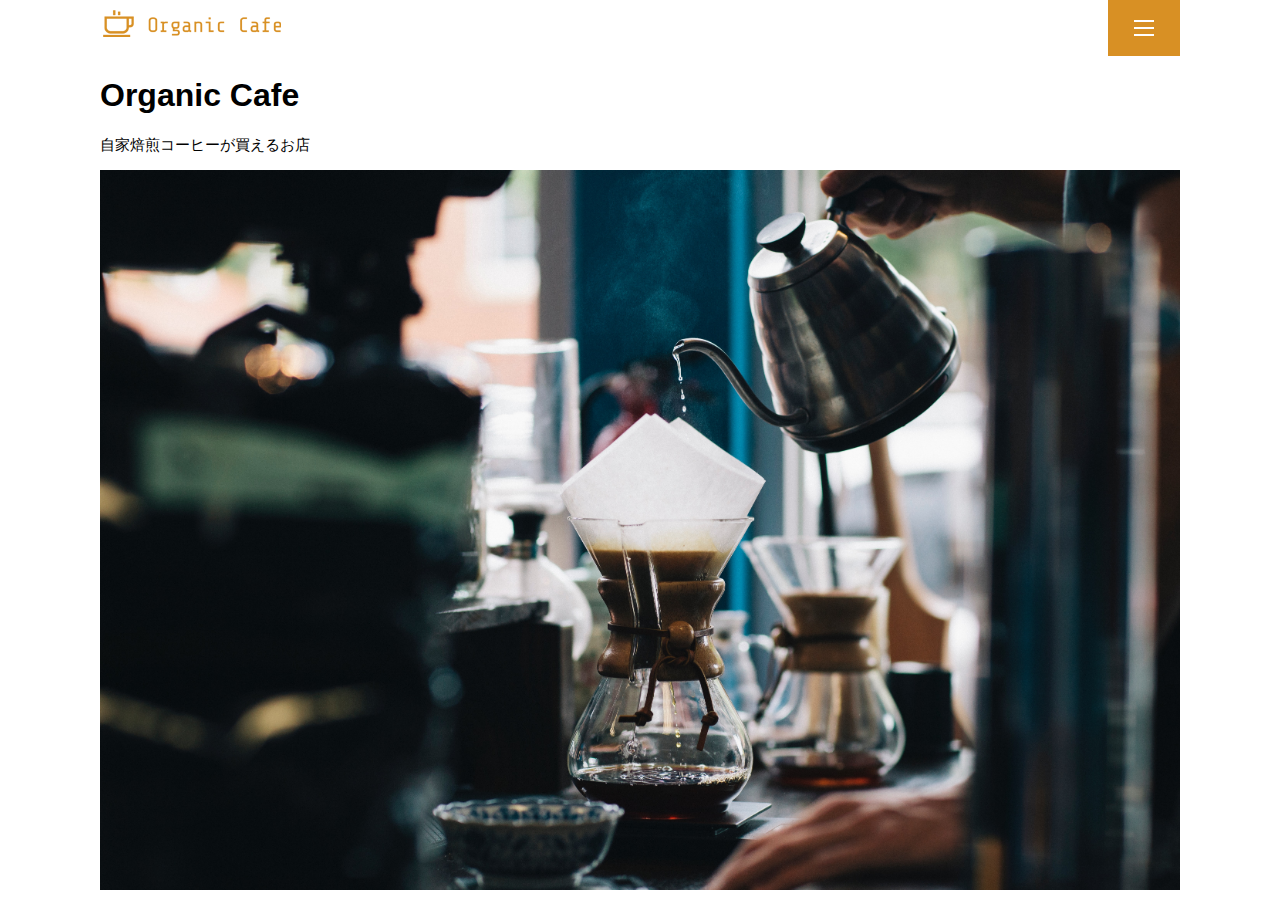
<file: kadai_013/index.html>
<!DOCTYPE html>
<html>
  <head>
    <title>Organic Cafe</title>
    <meta charset="UTF-8" />
    <meta
      name="description"
      content="自家焙煎のコーヒーがお家で楽しめるOrganic Cafe"
    />
    <meta name="viewport" content="width=device-width, initial-scale=1.0" />
    <link rel="stylesheet" href="style.css" />
  </head>
  <body>
    <!-- ヘッダー -->
    <header>
      <!-- ロゴ -->
      <a href="index.html" id="logo"
        ><img src="images/logo.png" alt="トップページに戻る"
      /></a>

      <!-- PC用ナビゲーション -->
      <nav id="nav-pc">
        <a href="index.html#concept">CONCEPT</a>
        <a href="index.html#product">PRODUCT</a>
        <a href="index.html#contact">CONTACT</a>
      </nav>
      <!-- スマホ用メニューボタン -->
       <img id="menu-up" src="images/button-menu.png" alt="ナビゲーションを開く" onclick="document.getElementById('nav-sp').style.display = 'block'">
      <!-- スマホ用ナビゲーションメニュー -->
      <nav id="nav-sp">
        <img id="close" src="images/button-close.png" alt="ナビゲーションを閉じる" onclick="document.getElementById('nav-sp').style.display = 'none'">
        <a id="logo-sp" href="index.html" onclick="document.getElementById('nav-sp').style.display = 'none'"><img src="images/logo-sp.png" alt="トップページに戻る"></a>
        <a class="menu" href="index.html#concept" onclick="document.getElementById('nav-sp').style.display = 'none'">CONCEPT</a>
        <a class="menu" href="index.html#product" onclick="document.getElementById('nav-sp').style.display = 'none'">PRODUCT</a>
        <a class="menu" href="index.html#contact" onclick="document.getElementById('nav-sp').style.display = 'none'">CONTACT</a>

       </nav>
    </header>
    <main>
      <article>
        <!-- メインビジュアル -->
        <section id="main-visual">
          <div id="main-message">
            <h1>Organic Cafe</h1>
            <p>自家焙煎コーヒーが買えるお店</p>
          </div>
          <img
            src="images/main-image.jpg"
            alt="コーヒーをハンドドリップで淹れる画像"
          />
        </section>
      </article>
    </main>
  </body>
</html>
</file>
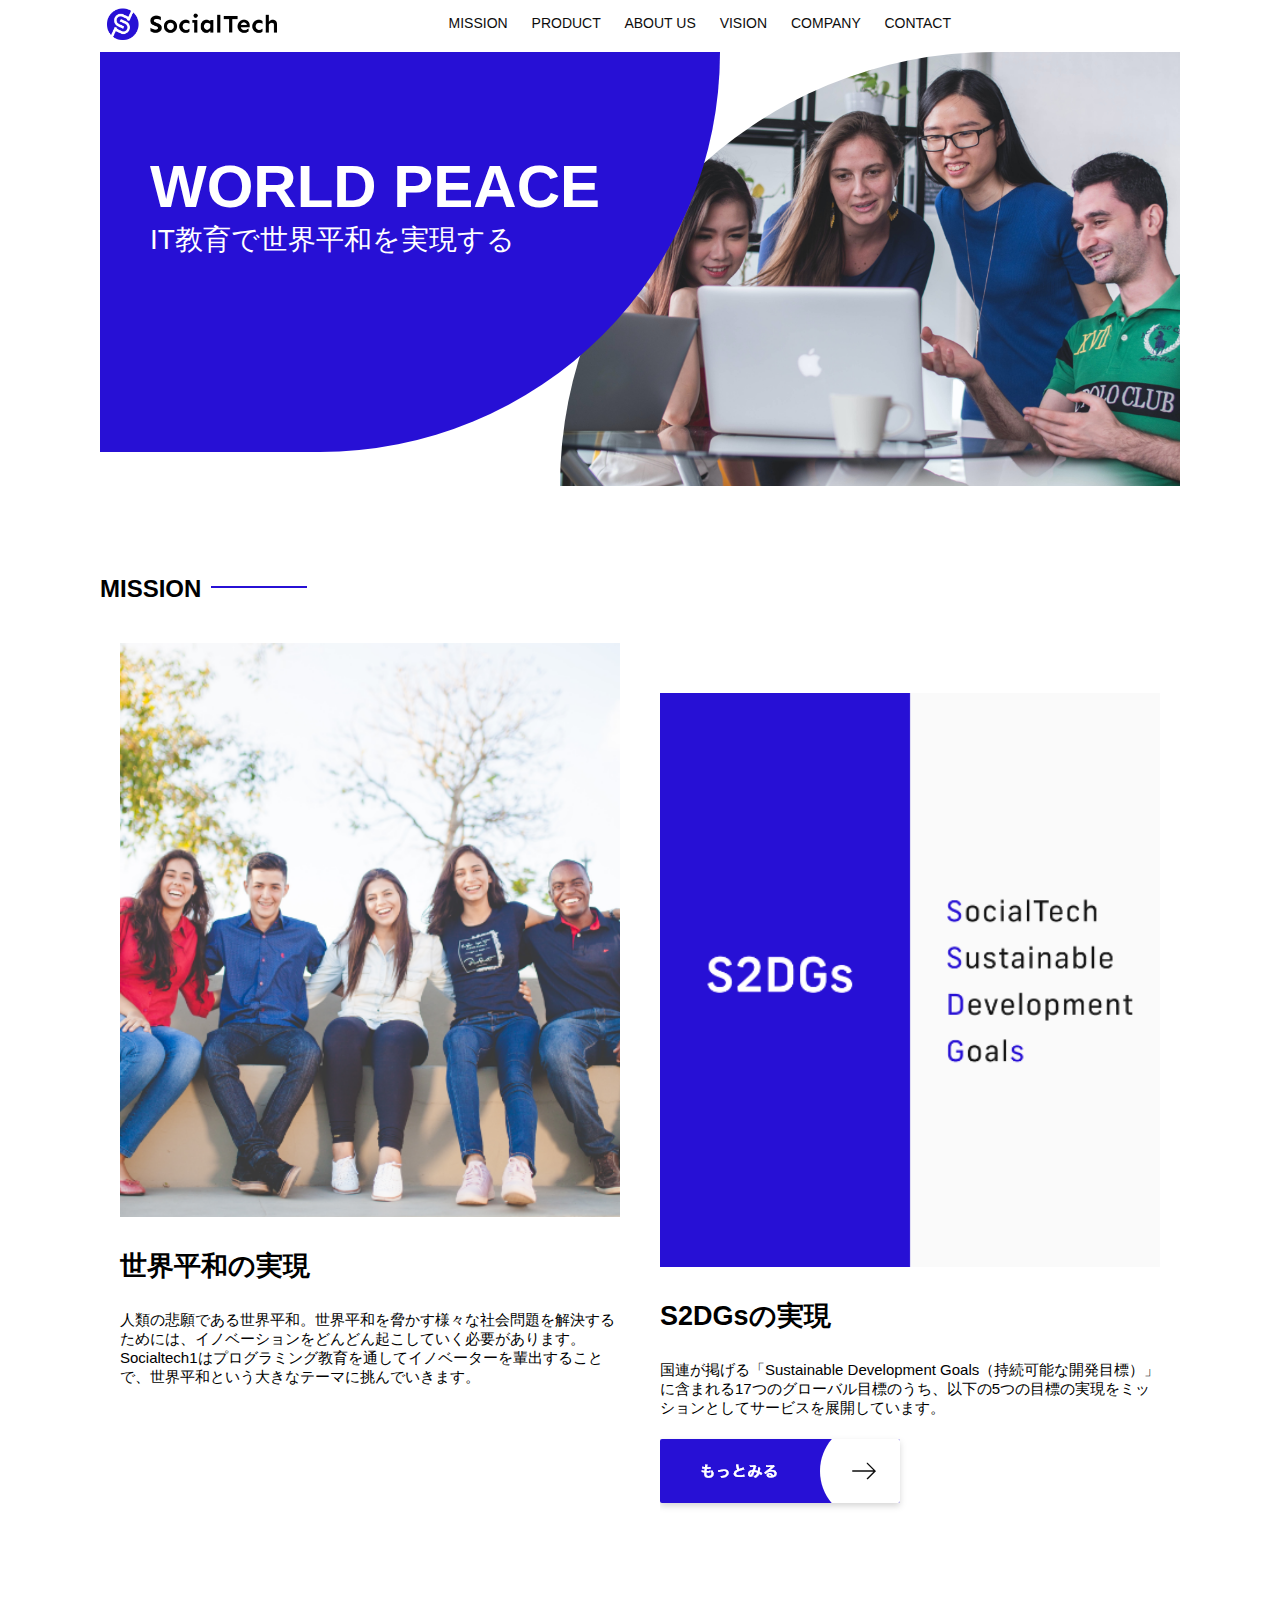
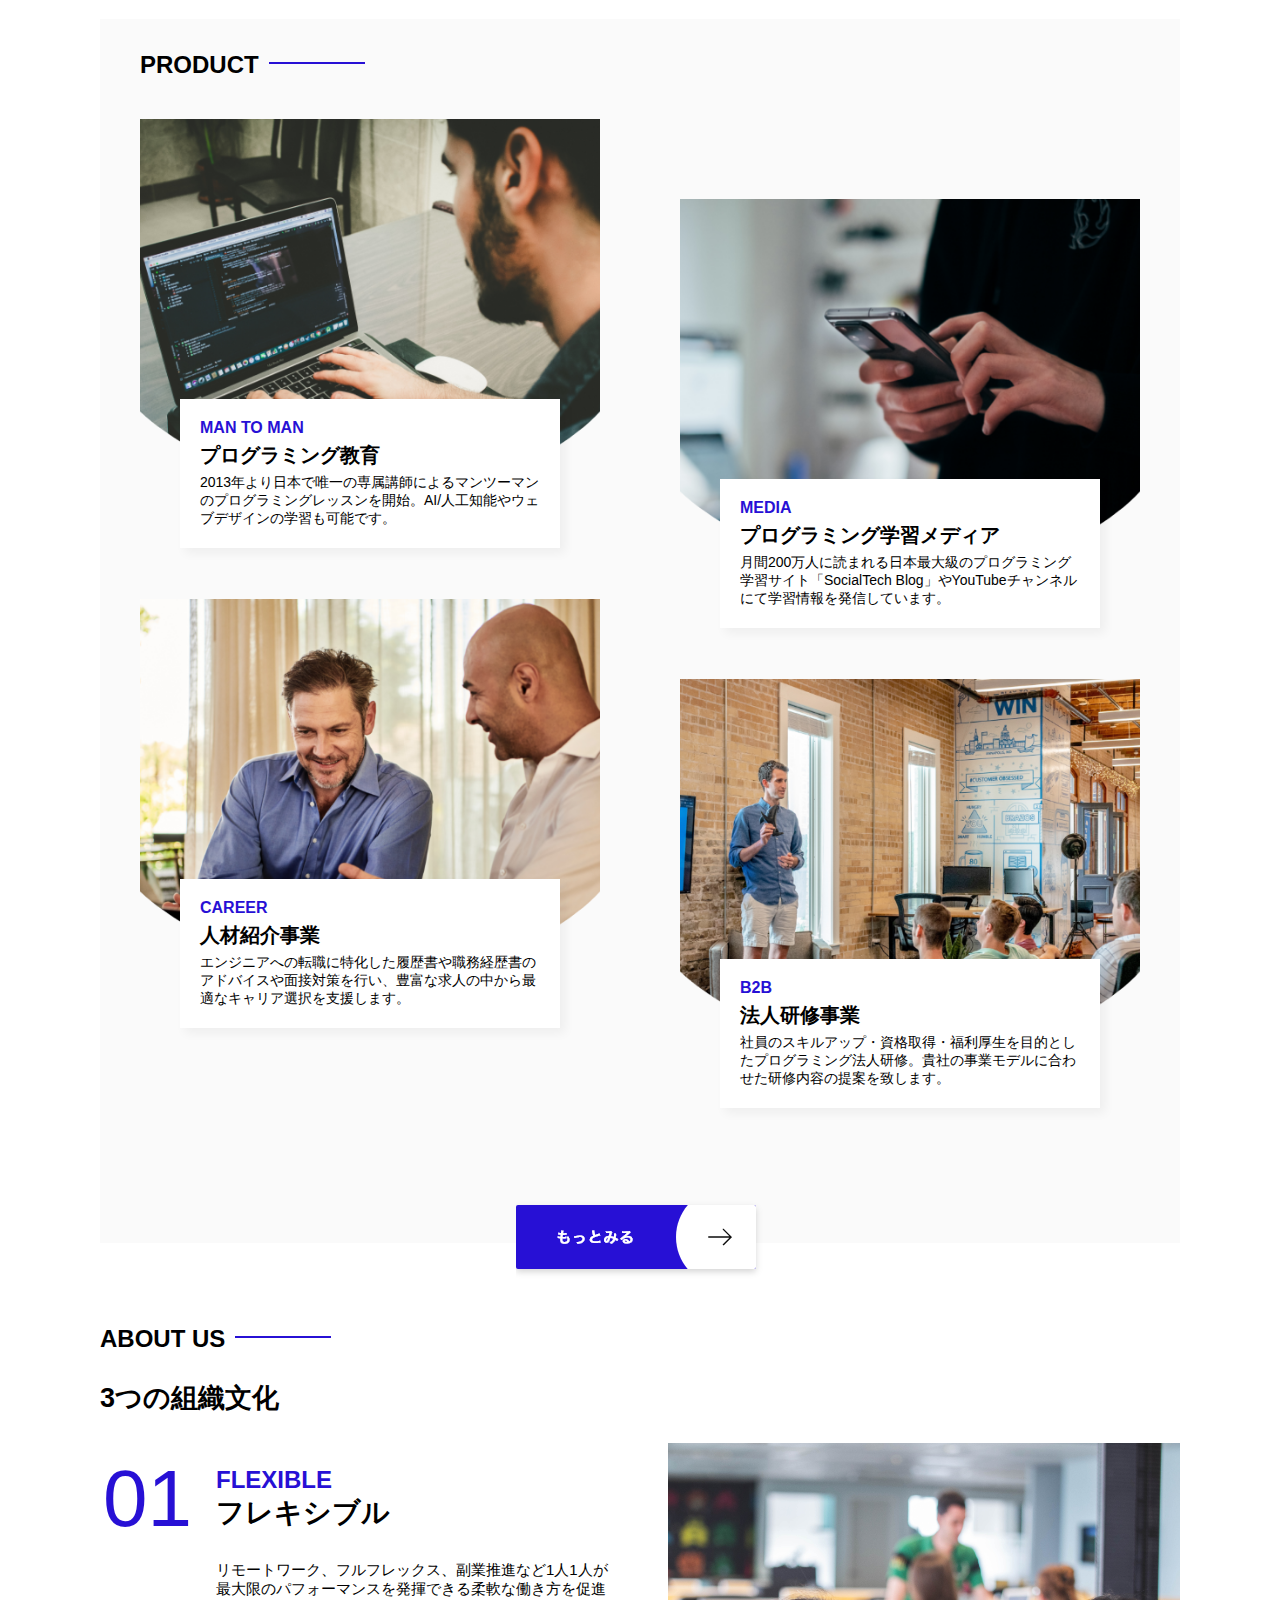
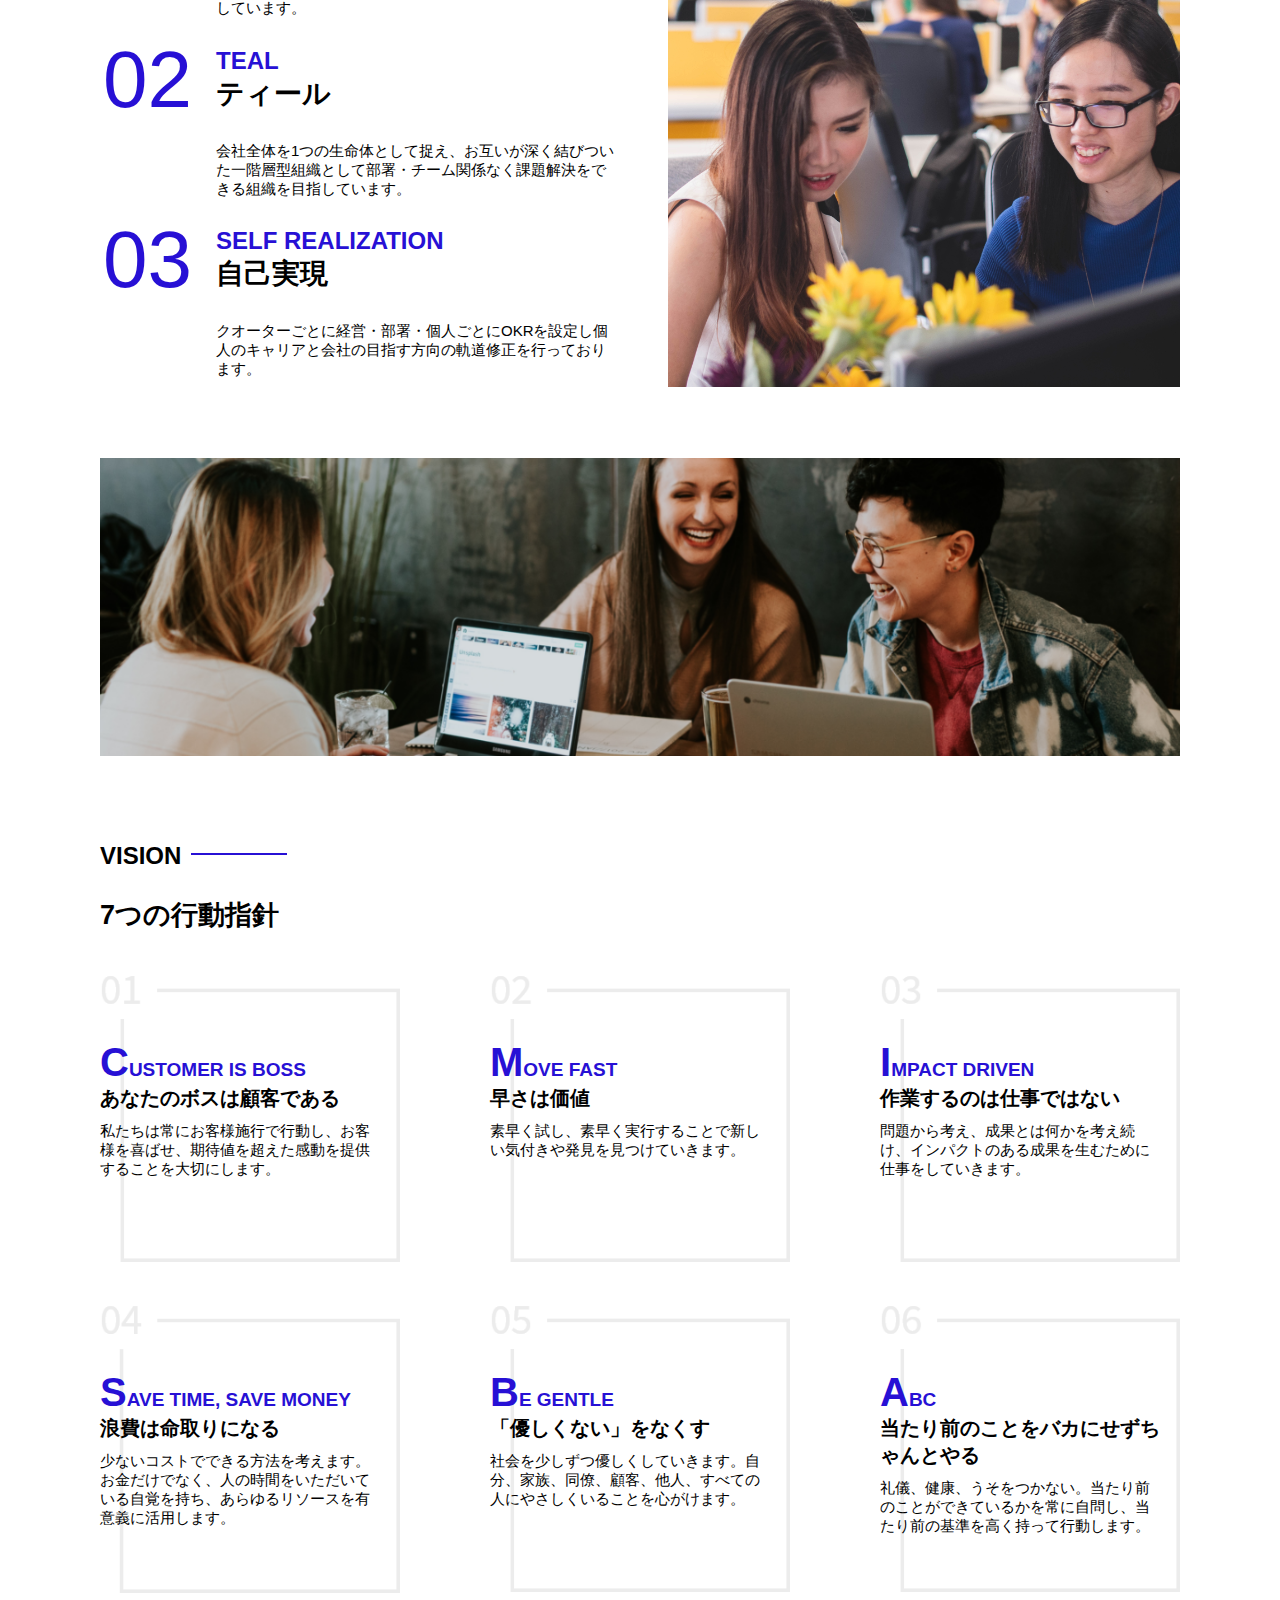
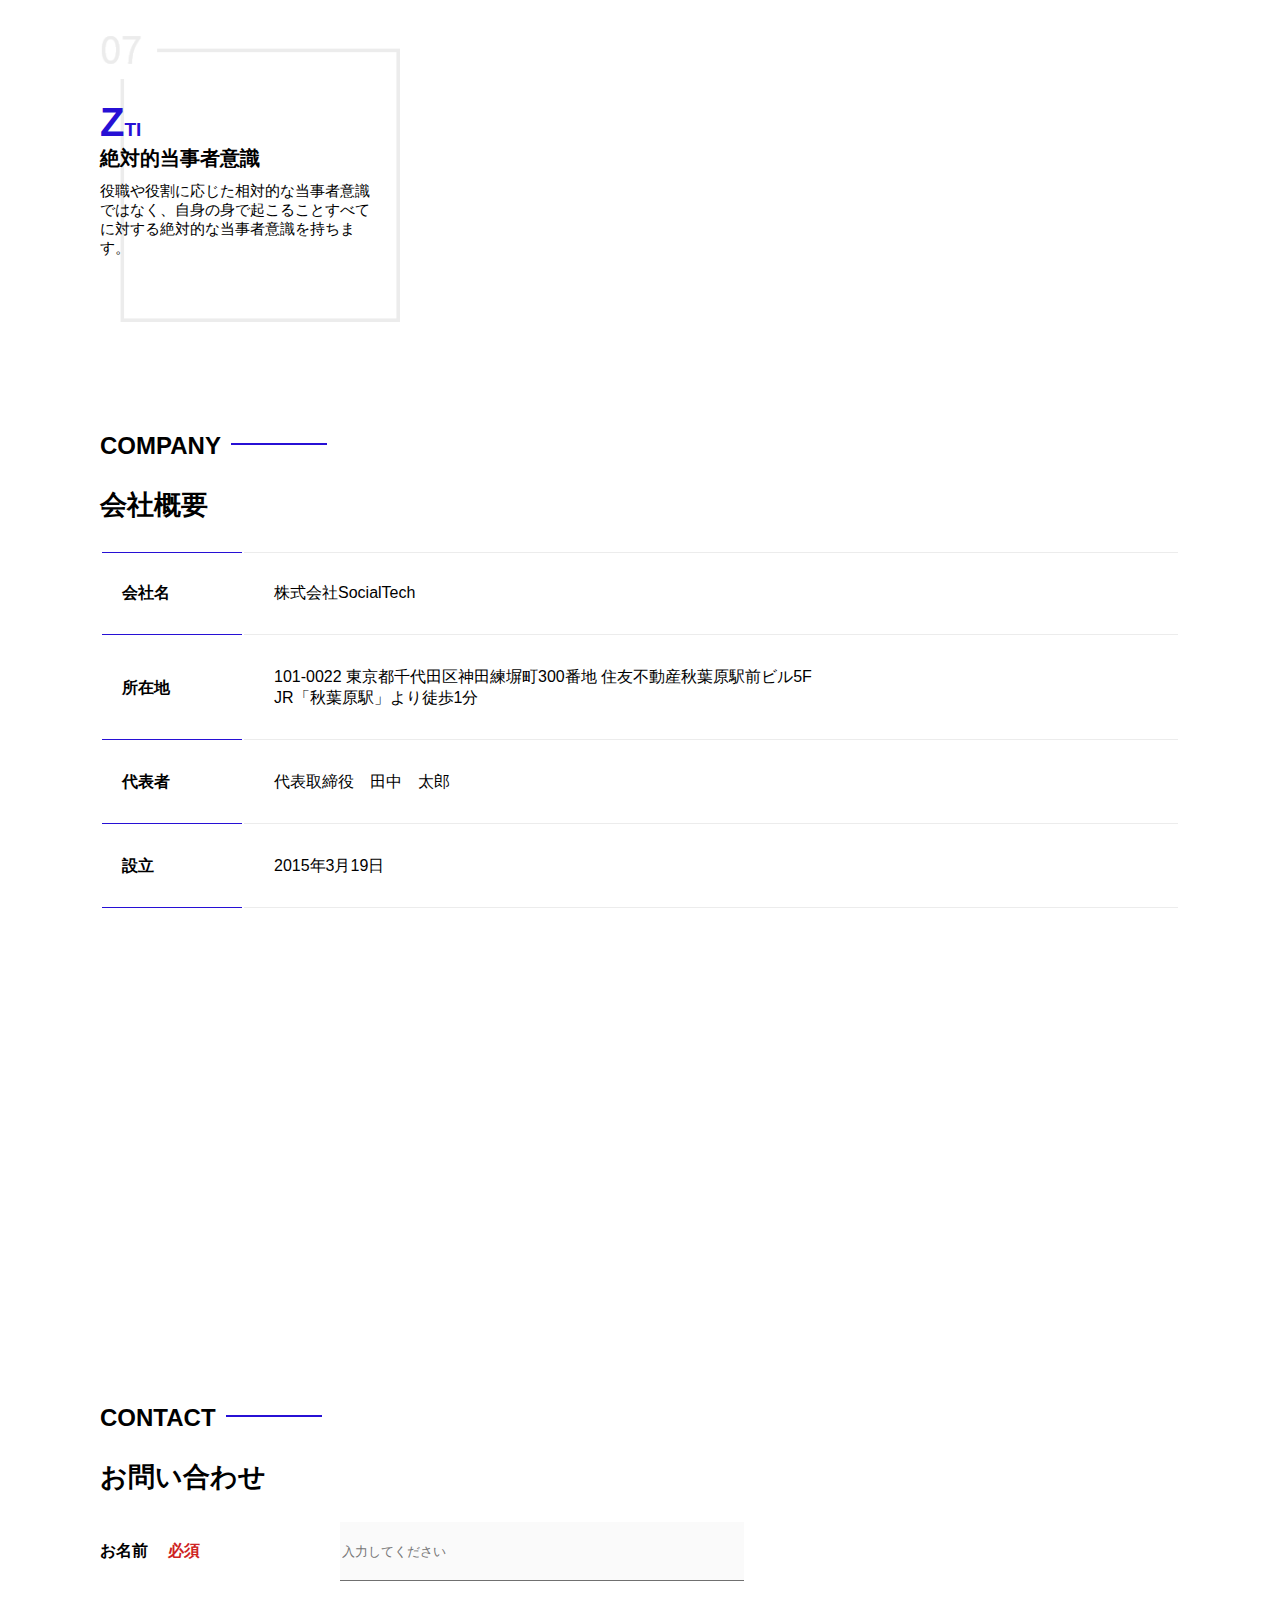
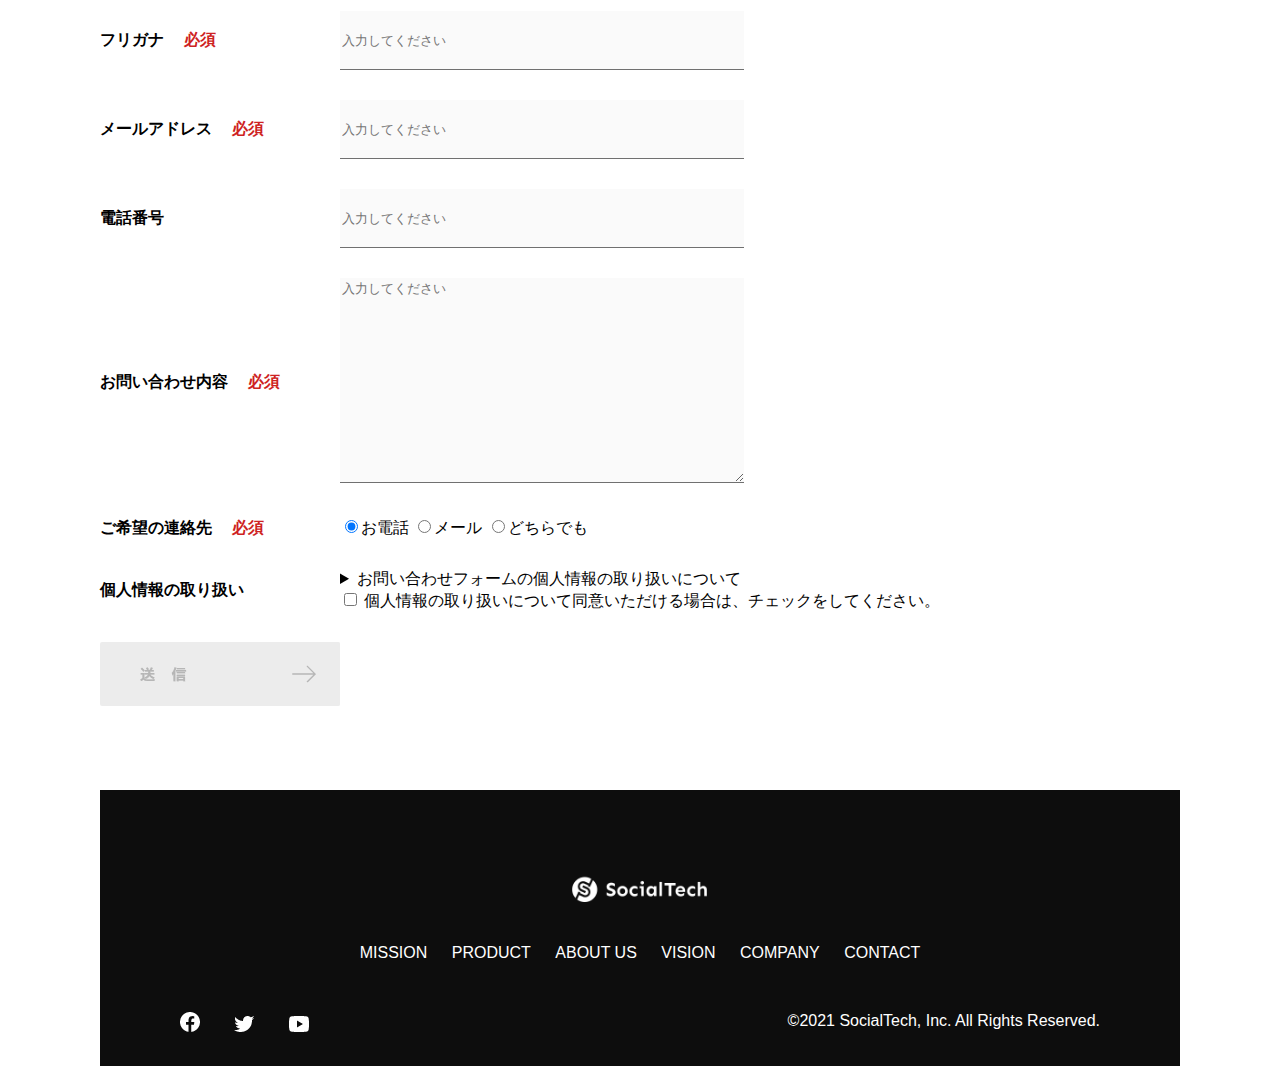
<file: kadai_tutorial_output/index.html>
<!DOCTYPE html>
<html>
  <head>
     <title>Socialtech</title>
     <meta charset="utf-8">
     <meta name="description" content="SocialtechはEdtech業界のリーディングカンパニーを目指します。">
     <meta name="viewport" content="width=device-width, initial-scale=1.0">
     <link rel="stylesheet" href="style.css">
  </head>
  <body>
      <header>
         <a href="index.html" id="logo"><img src="images/logo.png" alt="トップページに戻る"></a>
         
         <!-- PC用ナビゲーション -->
         <nav id="nav-pc">
            <a href="mission.html">MISSION</a>
            <a href="product.html">PRODUCT</a>
            <a href="index.html#aboutus">ABOUT US</a>
            <a href="index.html#vision">VISION</a>
            <a href="index.html#company">COMPANY</a>
            <a href="index.html#contact">CONTACT</a>
         </nav>   
        <!-- スマホ用メニューボタン -->
        　<img id="menu-sp" src="images/button-menu.png" alt="ナビゲーションを開く" onclick="document.getElementById('nav-sp').style.display = 'block'">

        <!-- スマホ用ナビゲーション -->　　　　
        <nav id="nav-sp">　
          <img id="close" src="images/button-close.png" alt="ナビゲーションを閉じる" onclick="document.getElementById('nav-sp').style.display = 'none'">
          <a id="logo-sp" href="index.html" onclick="document.getElementById('nav-sp').style.display = 'none'"><img src="images/logo-sp.png" alt="トップページに戻る"></a>
          <a class="menu" href="mission.html" onclick="document.getElementById('nav-sp').style.display = 'none'">MISSION</a>
          <a class="menu" href="product.html" onclick="document.getElementById('nav-sp').style.display = 'none'">PRODUCT</a>
          <a class="menu" href="index.html#aboutus" onclick="document.getElementById('nav-sp').style.display = 'none'">ABOUT US</a>
          <a class="menu" href="index.html#vision" onclick="document.getElementById('nav-sp').style.display = 'none'">VISION</a>
          <a class="menu" href="index.html#company" onclick="document.getElementById('nav-sp').style.display = 'none'">COMPANY</a>
          <a class="menu" href="index.html#contact" onclick="document.getElementById('nav-sp').style.display = 'none'">CONTACT</a> 
           <div id="sns">
          <a href="https://www.facebook.com/sejuku2013"><img src="images/button-facebook.png" alt="Facebookのリンク"></a>
          <a href="https://twitter.com/samuraijuku"><img src="images/button-twitter.png" alt="Twitterのリンク"></a>
          <a href="https://www.youtube.com/channel/UCCFOQO5aDK0xXam4cUQXT8g"><img src="images/button-youtube.png" alt="YouTubeのリンク"></a> 
         </div>
        </nav>
        </header>
  <main>
      <article>
        <!--メインヴィジュアル  -->
         <section id="main-visual">
            <div id="main-message">
                <h1>WORLD PEACE</h1>
                <p>IT教育で世界平和を実現する</p>
            </div>
            <img src="images/index/index-main.png" alt="PCの周りに集まる多国籍の仲間たち">
         </section>
         <!--ミッション-->
          <section id="mission">
            　　<h2 class="index-h2">MISSION</h2>
             <div id="mission-flex">
                <div>
                    <img id="mission-photo" src="images/index/index-mission.png" alt="屋外のベンチで写真を撮影する多国籍の仲間たち">
                    <h3>世界平和の実現</h3>
                    <p>
                        人類の悲願である世界平和。世界平和を脅かす様々な社会問題を解決するためには、イノベーションをどんどん起こしていく必要があります。Socialtech1はプログラミング教育を通してイノベーターを輩出することで、世界平和という大きなテーマに挑んでいきます。
                    </p>
                </div>
                <div>
                    <img id="s2dgs" src="images/index/s2dgs.png" alt="S2DGs">
                    <h3>S2DGsの実現</h3>
                    <p>国連が掲げる「Sustainable Development Goals（持続可能な開発目標）」に含まれる17つのグローバル目標のうち、以下の5つの目標の実現をミッションとしてサービスを展開しています。</p>
                    <a href="mission.html">
                       <img src="images/button-more.png" alt="もっとみる">
                    </a>
                </div>
             </div>
          </section>
         <!-- プロダクト -->
          <section id="product">
              <h2 class="index-h2">PRODUCT</h2>
              <div>
                <div id="product-left">
                   <div>
                      <img class="product-photo" src="images/index/index-mantoman.png" alt="PCでコードを書く男性">
                      <div class="product-explain">
                        <span>MAN TO MAN</span>
                        <h3>プログラミング教育</h3>
                        <p>2013年より日本で唯一の専属講師によるマンツーマンのプログラミングレッスンを開始。AI/人工知能やウェブデザインの学習も可能です。</p>
                      </div>
                   </div>  
                   <div>
                      <img class="product-photo" src="images/index/index-career.png" alt="笑顔で話し合う2人の男性">
                      <div class="product-explain">
                         <span>CAREER</span>
                         <h3>人材紹介事業</h3>
                         <p>エンジニアへの転職に特化した履歴書や職務経歴書のアドバイスや面接対策を行い、豊富な求人の中から最適なキャリア選択を支援します。</p>
                      </div>
                    </div>
                </div>
                <div id="product-right">
                  <div>
                      <img class="product-photo" src="images/index/index-media.png" alt="スマートフォンを操作する人">
                      <div class="product-explain">
                         <span>MEDIA</span>
                         <h3>プログラミング学習メディア</h3>
                         <p>月間200万人に読まれる日本最大級のプログラミング学習サイト「SocialTech Blog」やYouTubeチャンネルにて学習情報を発信しています。</p>
                      </div>
                  </div>
                  <div>
                      <img class="product-photo" src="images/index/index-b2b.png" alt="講演中の男性とそれを聴く人々">
                      <div class="product-explain">
                         <span>B2B</span>
                         <h3>法人研修事業</h3>
                         <p>社員のスキルアップ・資格取得・福利厚生を目的としたプログラミング法人研修。貴社の事業モデルに合わせた研修内容の提案を致します。</p>
                      </div>
                  </div>
                </div>
              </div>
              <div>
                  <a id="product-more" href="product.html">
                    <img src="images/button-more.png" alt="もっとみる">
                  </a>
              </div>
          </section>
          <!-- ABOUT US -->
          <section id="aboutus">
                 <h2 class="index-h2">ABOUT US</h2>
                 <h3>3つの組織文化</h3>
                 <div>
                    <table class="culture-table">
                        <tr>
                          <td>
                            <span class="culture-num">01</span>
                          </td> 
                          <td>
                            <span class="culture-en">FLEXIBLE</span>
                            <span class="culture-jp">フレキシブル </span>
                          </td>
                        </tr>
                        <tr>
                            <td>
                                <!-- 空のセル -->
                            </td>
                            <td>
                              <p class="culture-description">
                                 リモートワーク、フルフレックス、副業推進など1人1人が最大限のパフォーマンスを発揮できる柔軟な働き方を促進しています。
                              </p>
                            </td>
                        </tr>
                        <tr>
                            <td>
                                <span class="culture-num">02</span>
                            </td>
                            <td>
                                <span class="culture-en">TEAL</span>
                                <span class="culture-jp">ティール</span>
                            </td>
                        </tr>
                        <tr>
                            <td>
                                <!-- 空のセル -->
                            </td>
                            <td>
                             <p class="culture-description">
                                会社全体を1つの生命体として捉え、お互いが深く結びついた一階層型組織として部署・チーム関係なく課題解決をできる組織を目指しています。
                            </p>
                            </td>
                        </tr>
                        <tr>
                            <td>
                                <span class="culture-num">03</span>
                            </td>
                            <td>
                                <span class="culture-en">SELF REALIZATION</span>
                                <span class="culture-jp">自己実現</span>
                            </td>
                        </tr>
                        <tr>
                            <td>
                                <!-- 空のセル -->
                            </td>
                            <td>
                                <p class="culture-description">
                                  クオーターごとに経営・部署・個人ごとにOKRを設定し個人のキャリアと会社の目指す方向の軌道修正を行っております。
                                </p>
                            </td>
                        </tr>
                    </table>
                    <img class="culture-img" src="images/index/index-aboutus1.png" alt="笑顔で話し合う2人の女性">
                 </div>
                 　<img class="culture-img2" src="images/index/index-aboutus2.png" alt="笑顔で話し合う3人の男女">
            </section>
            <!-- VISION -->
            <section id="vision">
                  <h2 class="index-h2">VISION</h2>
                  <h3>7つの行動指針</h3>
                  <div>
                     <div class="vision-box">
                         <img src="images/index/vision-01.png" alt="01">
                         <span>
                            <h4>CUSTOMER IS BOSS</h4>
                            <h5>あなたのボスは顧客である</h5>
                            <p>私たちは常にお客様施行で行動し、お客様を喜ばせ、期待値を超えた感動を提供することを大切にします。</p>
                         </span>
                     </div>
                      <div class="vision-box">
                        <img src="images/index/vision-02.png" alt="02">
                         <span>
                            <h4>MOVE FAST</h4>
                             <h5>早さは価値</h5>
                             <p>素早く試し、素早く実行することで新しい気付きや発見を見つけていきます。</p>
                         </span>
                      </div>
                      <div class="vision-box">
                            <img src="images/index/vision-03.png" alt="03">
                            <span>
                                <h4>IMPACT DRIVEN</h4>
                                <h5>作業するのは仕事ではない</h5>
                                <p>問題から考え、成果とは何かを考え続け、インパクトのある成果を生むために仕事をしていきます。</p>
                            </span>
                      </div>
                      <div class="vision-box">
                            <img src="images/index/vision-04.png" alt="04">
                            <span>
                                <h4>SAVE TIME, SAVE MONEY</h4>
                                <h5>浪費は命取りになる</h5>
                                <p>少ないコストでできる方法を考えます。お金だけでなく、人の時間をいただいている自覚を持ち、あらゆるリソースを有意義に活用します。</p>
                            </span>
                      </div>
                      <div class="vision-box">
                             <img src="images/index/vision-05.png" alt="05">  
                             <span>
                                <h4>BE GENTLE</h4>
                                <h5>「優しくない」をなくす</h5>
                                <p>社会を少しずつ優しくしていきます。自分、家族、同僚、顧客、他人、すべての人にやさしくいることを心がけます。</p>
                             </span>
                      </div>
                      <div class="vision-box">
                             <img src="images/index/vision-06.png" alt="06">
                             <span>
                                <h4>ABC</h4>
                                <h5>当たり前のことをバカにせずちゃんとやる</h5>
                                <p>礼儀、健康、うそをつかない。当たり前のことができているかを常に自問し、当たり前の基準を高く持って行動します。</p>
                             </span>
                      </div>
                      <div class="vision-box">
                             <img src="images/index/vision-07.png" alt="07">
                             <span>
                                <h4>ZTI</h4>
                                <h5>絶対的当事者意識</h5>
                                <p>役職や役割に応じた相対的な当事者意識ではなく、自身の身で起こることすべてに対する絶対的な当事者意識を持ちます。</p>
                             </span>
                      </div>
                    </div> 
            </section>
            <!-- COMPANY -->
            <section id="company">
                <h2 class="index-h2">COMPANY</h2>
                <h3>会社概要</h3>
                <table id="company-table">
                    <tr>
                        <th class="tableheader-first">会社名</th>
                        <td class="cell-first">株式会社SocialTech</td>
                    </tr>
                    <tr>
                        <th class="tableheader">所在地</th>
                        <td class="cell">101-0022 東京都千代田区神田練塀町300番地 住友不動産秋葉原駅前ビル5F<br>JR「秋葉原駅」より徒歩1分</td>
                    </tr>
                    <tr>
                        <th class="tableheader">代表者</th>
                        <td class="cell">代表取締役　田中　太郎</td>
                    </tr>
                    <tr>
                        <th class="tableheader">設立</th>
                        <td class="cell">2015年3月19日</td>
                    </tr>
                </table>
                <iframe 
                src="https://www.google.com/maps/embed?pb=!1m18!1m12!1m3!1d3240.0688540195165!2d139.7746526!3d35.6999232!2m3!1f0!2f0!3f0!3m2!1i1024!2i768!4f13.1!3m3!1m2!1s0x60188fee13660e23%3A0x77137876edf742ac!2z5L2P5Y-L5LiN5YuV55Sj56eL6JGJ5Y6f6aeF5YmN44OT44Or!5e0!3m2!1sja!2sjp!4v1717926491394!5m2!1sja!2sjp" width="600" height="450" 
                style="border:0;" allowfullscreen="" loading="lazy" referrerpolicy="no-referrer-when-downgrade"></iframe>
                </iframe>
            </section>
            <!-- お問い合わせフォーム -->
            <section id="contact">
                <h2 class="index-hs">CONTACT</h2>
                <h3>お問い合わせ</h3>  
                <form>
                   <div>
                     <div class="contact-heading">
                         <label class="contact-label">お名前<span class="contact-span">必須</span></label>
                     </div>
                     <div>
                         <input type="text" name="name" placeholder="入力してください" class="contact-textbox">
                     </div>
                   </div>
                   <div>
                      <div class="contact-heading">
                        <label class="contact-label">フリガナ<span class="contact-span">必須</span></label>
                      </div>
                      <div>
                        <input type="text" name="hurigana" placeholder="入力してください" class="contact-textbox">
                      </div>
                   </div>
                   <div>
                      <div class="contact-heading">
                        <label class="contact-label">メールアドレス<span class="contact-span">必須</span></label>
                      </div>
                      <div>
                        <input type="text" name="email" placeholder="入力してください" class="contact-textbox">
                      </div>
                   </div>
                   <div>
                      <div class="contact-heading">
                        <label class="contact-label">電話番号</label>
                       </div>
                      <div>
                        <input type="text"name=tel placeholder="入力してください" class="contact-textbox">
                      </div>
                   </div>
                   <div>
                      <div class="contact-heading">
                        <label class="contact-label">お問い合わせ内容<span class="contact-span">必須</span></label>
                      </div>
                      <div>
                        <textarea class="contact-textarea" placeholder="入力してください" name="message"></textarea>
                      </div>
                   </div>
                   <div>
                      <div class="contact-heading">
                        <label class="contact-label">ご希望の連絡先<span class="contact-span">必須</span></label>
                      </div>
                      <div>
                        <input class="radiobutton" type="radio" value="tel" name="contact" checked><label>お電話</label>
                        <input class="radiobutton" type="radio" value="mail" name="contact"><label>メール</label>
                        <input class="radiobutton" type="radio" value="both" name="contact"><label>どちらでも</label>
                      </div>
                   </div>
                   <div>
                      <div class="contact-heading">
                        <label class="contact-label">個人情報の取り扱い</label>
                      </div>                    
                      <div>
                         <details>
                            <summary>お問い合わせフォームの個人情報の取り扱いについて</summary>
                            <div>
                                <span>１．組織の名称又は氏名</span><br>
                                株式会社SocialTech<br><br>
                                <span>２．個人情報保護管理者（若しくはその代理人）の氏名又は職名、所属及び連絡先
                                    鈴木 一郎 コーポレート部</span><br>
                                メールアドレス：samurai@example.com<br>
                                TEL：03-1234-5678<br>
                                <span>３．個人情報の利用目的</span><br>
                                ・本サービス及び本サービスに関連する情報の提供又はそれらに関する連絡のため<br>
                                ・ユーザーの本人確認のため<br>
                                ・当社サービスのご案内のため<br>
                                ・当社の商品等の広告または宣伝（電子メールによるものを含むものとします。）<br><br>
                                <span>４．個人情報の取り扱い業務の委託</span><br>
                                個人情報の取扱業務の全部または一部を外部に業務委託する場合があります。<br>
                                その際、弊社は、個人情報を適切に保護できる管理体制を敷き実行していることを条件として<br>
                                委託先を厳選したうえで、機密保持契約を委託先と締結し、お客様の個人情報を厳密に管理させます。<br><br>
                                <span>５．個人情報の開示等の請求</span><br>
                                お客様は、弊社に対してご自身の個人情報の開示等（利用目的の通知、開示、内容の訂正・追加・削除、利用の停止または消去、第三者への提供の停止）に関して、当社問合わせ窓口に申し出ることができます。<br>
                                その際、弊社はお客様ご本人を確認させていただいたうえで、合理的な期間内に対応いたします。<br><br>
                                なお、個人情報に関する弊社問合わせ先は、次の通りです。<br><br>
                                株式会社SocialTech　個人情報問合せ窓口<br>
                                〒101-0022 東京都千代田区神田練塀町300番地 住友不動産秋葉原駅前ビル5F<br>
                                メールアドレス：samurai@example.com　TEL：03-1234-5678<br><br>
                                <span>６．個人情報を提供されることの任意性について</span><br><br>
                                お客様がご自身の個人情報を弊社に提供されるか否かは、お客様のご判断によりますが、もしご提供されない場合には、適切なサービスが提供できない場合がありますので予めご了承ください。   
                            </div>
                         </details>
                         <input type="checkbox" name="agree">
                         <span>個人情報の取り扱いについて同意いただける場合は、チェックをしてください。</span>
                      </div>
                   </div>
                   <input type="image" src="images/button-submit.png" alt="送信する">
                </form>
            </section>
        </article>
        <footer>
          <div id="footer-logo">
            <img src="images/logo-sp.png" alt="SocialTech">
          </div>
          <div id="footer-link">
            <a href="mission.html">MISSION</a>
            <a href="product.html">PRODUCT</a>
            <a href="index.html#aboutus">ABOUT US</a>
            <a href="index.html#vision">VISION</a>
            <a href="index.html#company">COMPANY</a>
            <a href="index.html#contact">CONTACT</a>
          </div>
           <div id="sns-footer">
             <a href="https://www.facebook.com/sejuku2013"><img src="images/button-facebook.png" alt="Facebookのリンク"></a>
             <a href="https://twitter.com/samuraijuku"><img src="images/button-twitter.png" alt="Twitterのリンク"></a>
             <a href="https://www.youtube.com/channel/UCCFOQO5aDK0xXam4cUQXT8g"><img src="images/button-youtube.png" alt="YouTubeのリンク"></a>
              <span id="copyright">&copy;2021 SocialTech, Inc. All Rights Reserved. </span>
           </div>
        </footer>
  </main>
  </body>
</html>
</file>
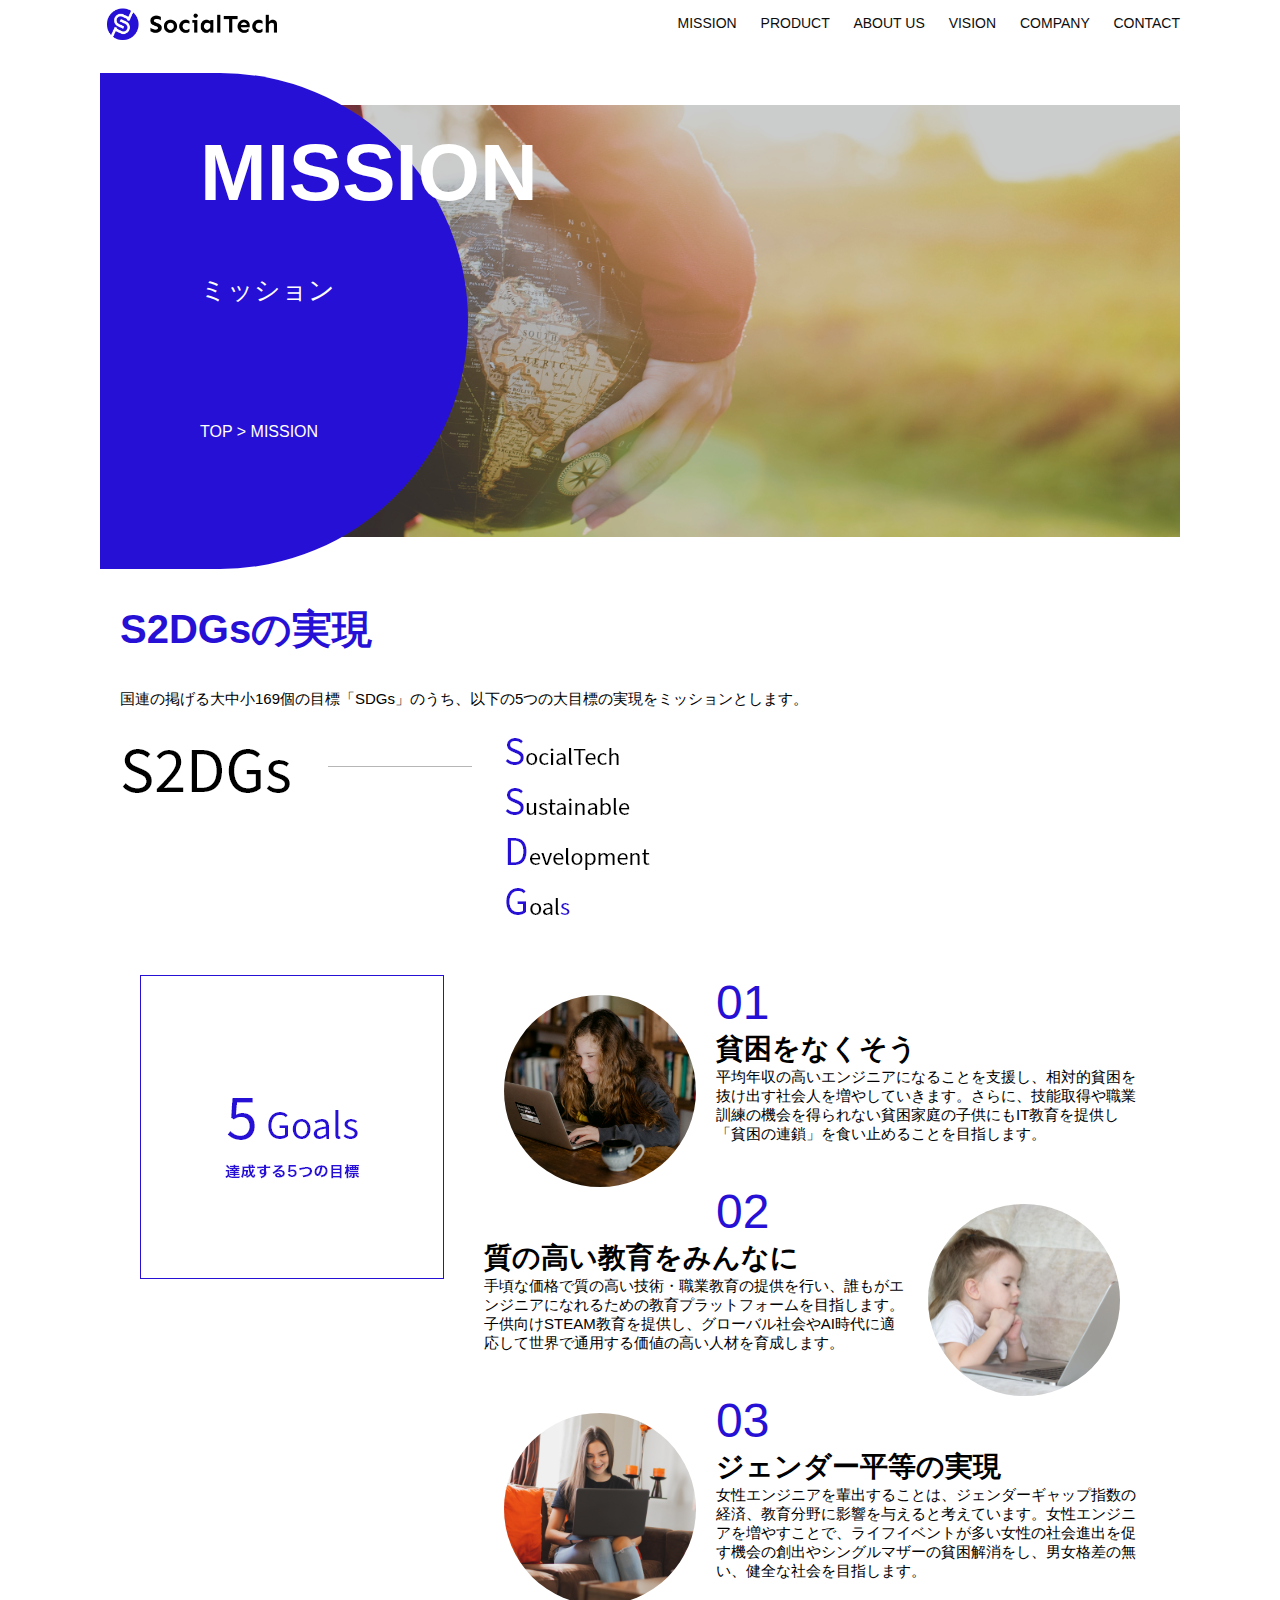
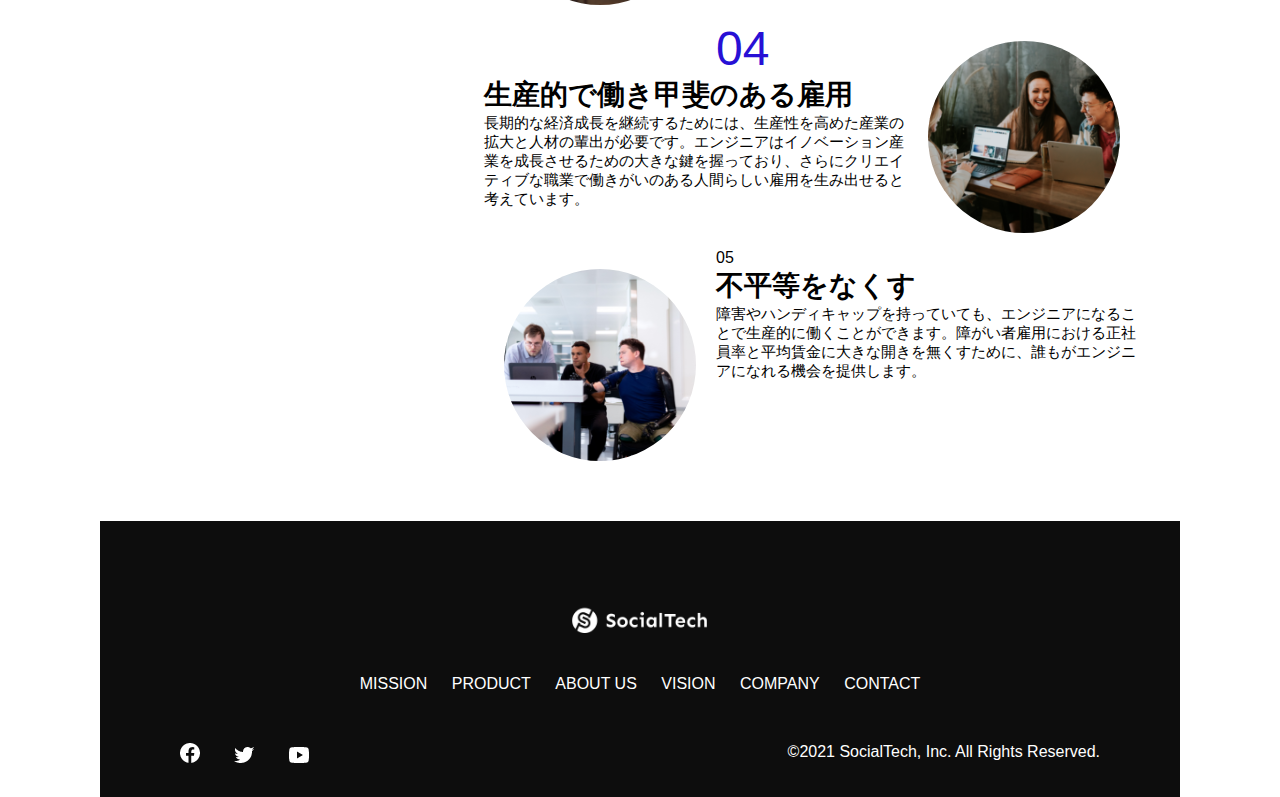
<file: kadai_tutorial_output/mission.html>
<!DOCTYPE html>
<html>
<head>
    <title>SocialTech - MISSION ミッション -</title>
    <meta charset="UTF-8">
    <meta name="description" content="SocialTechが目指す5つの目標（S2DGs）を紹介します">
    <meta name="viewport" content="width=device-width, initial-scale=1.0">
    <link rel="stylesheet" href="style.css">
</head>

<body>
  <!-- ヘッダー -->
  <header>
    <!-- ロゴ -->
    <a href="index.html" id="logo"><img src="images/logo.png" alt="トップページに戻る"></a>

    <!-- PC用ナビゲーション    -->
    <nav id="nav-pc">
        <a href="mission.html">MISSION</a>
        <a href="product.html">PRODUCT</a>
        <a href="index.html#aboutus">ABOUT US</a>
        <a href="index.html#vision">VISION</a>
        <a href="index.html#company">COMPANY</a>
        <a href="index.html#contact">CONTACT</a>
    </nav>
    <!-- スマホ用メニューボタン -->
    <img id="menu-sp" src="images/button-menu.png" alt="ナビゲーションを開く" onclick="document.getElementById('nav-sp').style.display = 'block'">

    <!-- スマホ用ナビゲーション -->
    <nav id="nav-sp">
        <img id="close" src="images/button-close.png" alt="ナビゲーションを閉じる" onclick="document.getElementById('nav-sp').style.display = 'none'">
        <a id="logo-sp" href="index.html" onclick="document.getElementById('nav-sp').style.display = 'none'"><img src="images/logo-sp.png" alt="トップページに戻る"></a>
        <a class="menu" href="mission.html" onclick="document.getElementById('nav-sp').style.display = 'none'">MISSION</a>
        <a class="menu" href="producr.html" onclick="document.getElementById('nav-sp').style.display = 'none'">PRODUCT</a>
        <a class="menu" href="index.html#aboutus" onclick="document.getElementById('nav-sp').style.display = 'none'">ABOUT US</a>
        <a class="menu" href="index.html#vision" onclick="document.getElementById('nav-sp').style.display = 'none'">VISION</a>
        <a class="menu" href="index.html#company" onclick="document.getElementById('nav-sp').style.display = 'none'">COMPANY</a>
        <a class="menu" href="index.html#contact" onclick="document.getElementById('nav-sp').style.display = 'none'">CONTACT</a>
        <div id="sns">
            <a href="https://www.facebook.com/sejuku2013"><img src="images/button-facebook.png" alt="Facebookのリンク"></a>
            <a href="https://twitter.com/samuraijuku"><img src="images/button-twitter.png" alt="Twitterのリンク"></a>
            <a href="https://www.youtube.com/channel/UCCFOQO5aDK0xXam4cUQXT8g"><img src="images/button-youtube.png" alt="YouTubeのリンク"></a>
        </div>
    </nav>
    </header>
    <main>
       <article>
        　<section id="mission-main">
            <div id="mission-title">
                <h1>MISSION</h1>
                <span>ミッション</span>
                <div>TOP > MISSION</div>
            </div>
        </section>
        <section id="mission-s2dgs">
            <h2 class="mission-h2">S2DGsの実現</h2>
            <p>国連の掲げる大中小169個の目標「SDGs」のうち、以下の5つの大目標の実現をミッションとします。</p>
            <img src="images/mission/mission-s2dgs.png" alt="S2DGs">
        </section>
       <section id="mission-5goals">
        <div>
            <img id="s2dgs-image" src="images/mission/mission-5goals.png" alt="5Goals">
        </div>
        <div>
            <div>
                <img class="fivegoals-image-left" src="images/mission/mission-5goals01.png" alt="PCを操作する女の子">
                <span class="fivegoals-number">01</span>
                <h3 class="fivegoals-h3">貧困をなくそう</h3>
                <p class="fivegoals-p">平均年収の高いエンジニアになることを支援し、相対的貧困を抜け出す社会人を増やしていきます。さらに、技能取得や職業訓練の機会を得られない貧困家庭の子供にもIT教育を提供し「貧困の連鎖」を食い止めることを目指します。</p>
            </div>

            <div>
                <img class="fivegoals-image-right" src="images/mission/mission-5goals02.png" alt="PCを見つめる小さい女の子">
                <span class="fivegoals-number">02</span>
                <h3 class="fivegoals-h3">質の高い教育をみんなに</h3>
                <p class="fivegoals-p">手頃な価格で質の高い技術・職業教育の提供を行い、誰もがエンジニアになれるための教育プラットフォームを目指します。子供向けSTEAM教育を提供し、グローバル社会やAI時代に適応して世界で通用する価値の高い人材を育成します。</p>
            </div>

            <div>
                <img class="fivegoals-image-left" src="images/mission/mission-5goals03.png" alt="PCを操作する女性">
                <span class="fivegoals-number">03</span>
                <h3 class="fivegoals-h3">ジェンダー平等の実現</h3>
                <p class="fivegoals-p">女性エンジニアを輩出することは、ジェンダーギャップ指数の経済、教育分野に影響を与えると考えています。女性エンジニアを増やすことで、ライフイベントが多い女性の社会進出を促す機会の創出やシングルマザーの貧困解消をし、男女格差の無い、健全な社会を目指します。</p>
            </div>

            <div>
                <img class="fivegoals-image-right" src="images/mission/mission-5goals04.png" alt="笑顔で話し合う3人の男女">
                <span class="fivegoals-number">04</span>
                <h3 class="fivegoals-h3">生産的で働き甲斐のある雇用</h3>
                <p class="fivegoals-p">長期的な経済成長を継続するためには、生産性を高めた産業の拡大と人材の輩出が必要です。エンジニアはイノベーション産業を成長させるための大きな鍵を握っており、さらにクリエイティブな職業で働きがいのある人間らしい雇用を生み出せると考えています。</p>
            </div>
            
            <div>
                <img class="fivegoals-image-left" src="images/mission/mission-5goals05.png" alt="障害を持つ男性が生き生きと働く様子">
                <span class=""fivegoals-number>05</span>
                <h3 class="fivegoals-h3">不平等をなくす</h3>
                <p class="fivegoals-p">障害やハンディキャップを持っていても、エンジニアになることで生産的に働くことができます。障がい者雇用における正社員率と平均賃金に大きな開きを無くすために、誰もがエンジニアになれる機会を提供します。</p>
            </div>
        </div> 
       </section>
    </article>
    
    <footer>
        <div id="footer-logo">
           <img src="images/logo-sp.png" alt="SocialTech">
        </div>
        <div id="footer-link">
           <a href="mission.html">MISSION</a>
           <a href="product.html">PRODUCT</a>
           <a href="index.html#aboutus">ABOUT US</a>
           <a href="index.html#vision">VISION</a>
           <a href="index.html#company">COMPANY</a>
           <a href="index.html#contact">CONTACT</a>
        </div>
        <div id="sns-footer">
           <a href="https://www.facebook.com/sejuku2013"><img src="images/button-facebook.png" alt="Facebookのリンク"></a>
           <a href="https://twitter.com/samuraijuku"><img src="images/button-twitter.png" alt="Twitterのリンク"></a>
           <a href="https://www.youtube.com/channel/UCCFOQO5aDK0xXam4cUQXT8g"><img src="images/button-youtube.png" alt="YouTubeのリンク"></a>
           <span id="copyright">&copy;2021 SocialTech, Inc. All Rights Reserved. </span>
        </div>
    </footer>   
    </main>
</body>
</html>
</file>
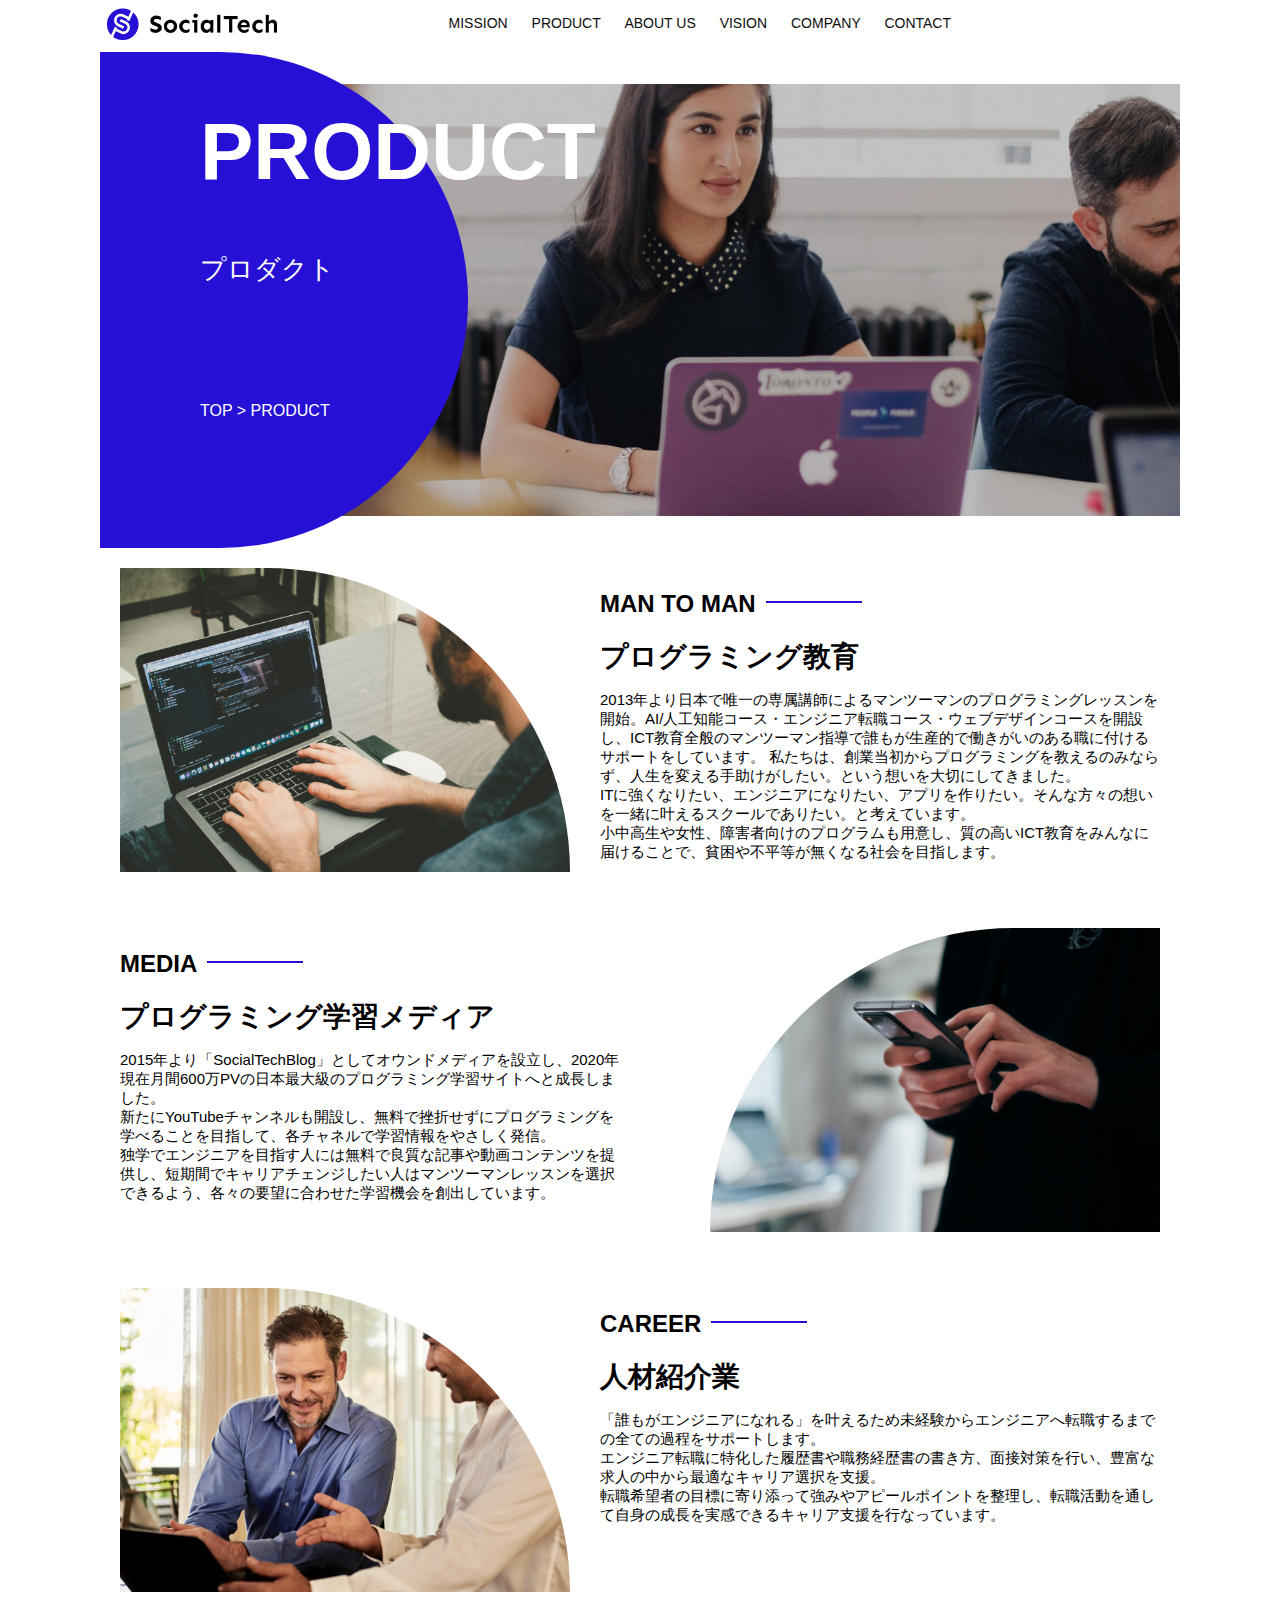
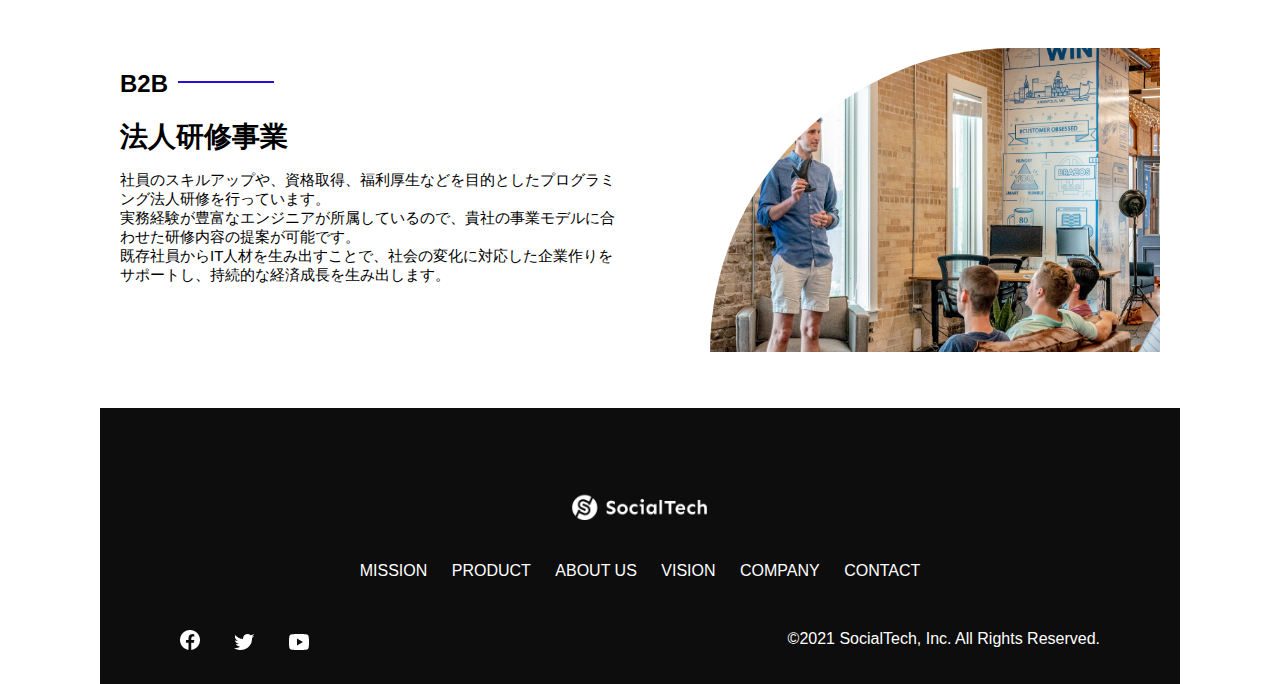
<file: kadai_tutorial_output/product.html>
<!DOCTYPE html>
<html>
  <head>
     <title>Socialtech  -PRODUCT プロダクト -</title>
     <meta charset="utf-8">
     <meta name="description" content="SocialTechの4つのプロダクトを紹介します">
     <meta name="viewport" content="width=device-width, initial-scale=1.0">
     <link rel="stylesheet" href="style.css">
  </head>
  <body>
      <header>
         <a href="index.html" id="logo"><img src="images/logo.png" alt="トップページに戻る"></a>
         
         <!-- PC用ナビゲーション -->
         <nav id="nav-pc">
            <a href="mission.html">MISSION</a>
            <a href="product.html">PRODUCT</a>
            <a href="index.html#aboutus">ABOUT US</a>
            <a href="index.html#vision">VISION</a>
            <a href="index.html#company">COMPANY</a>
            <a href="index.html#contact">CONTACT</a>
         </nav>   
        <!-- スマホ用メニューボタン -->
        　<img id="menu-sp" src="images/button-menu.png" alt="ナビゲーションを開く" onclick="document.getElementById('nav-sp').style.display = 'block'">

        <!-- スマホ用ナビゲーション -->　　　　
        <nav id="nav-sp">　
          <img id="close" src="images/button-close.png" alt="ナビゲーションを閉じる" onclick="document.getElementById('nav-sp').style.display = 'none'">
          <a id="logo-sp" href="index.html" onclick="document.getElementById('nav-sp').style.display = 'none'"><img src="images/logo-sp.png" alt="トップページに戻る"></a>
          <a class="menu" href="mission.html" onclick="document.getElementById('nav-sp').style.display = 'none'">MISSION</a>
          <a class="menu" href="product.html" onclick="document.getElementById('nav-sp').style.display = 'none'">PRODUCT</a>
          <a class="menu" href="index.html#aboutus" onclick="document.getElementById('nav-sp').style.display = 'none'">ABOUT US</a>
          <a class="menu" href="index.html#vision" onclick="document.getElementById('nav-sp').style.display = 'none'">VISION</a>
          <a class="menu" href="index.html#company" onclick="document.getElementById('nav-sp').style.display = 'none'">COMPANY</a>
          <a class="menu" href="index.html#contact" onclick="document.getElementById('nav-sp').style.display = 'none'">CONTACT</a> 
           <div id="sns">
          <a href="https://www.facebook.com/sejuku2013"><img src="images/button-facebook.png" alt="Facebookのリンク"></a>
          <a href="https://twitter.com/samuraijuku"><img src="images/button-twitter.png" alt="Twitterのリンク"></a>
          <a href="https://www.youtube.com/channel/UCCFOQO5aDK0xXam4cUQXT8g"><img src="images/button-youtube.png" alt="YouTubeのリンク"></a> 
         </div>
        </nav>
        </header>
  <main>
    <article>
        <section id="product-main">
            <div id="product-title">
               <h1>PRODUCT</h1>
               <span>プロダクト</span>
               <div>TOP > PRODUCT</div>
            </div>
        </section>
        <section class="product-section1">
            <img src="images/product/product-mantoman.png" alt="PCでコードを書く男性"">
            <div>
                <h2 class="product-h2">MAN TO MAN</h2>
                <h3 class="product-h3">プログラミング教育</h3>
                <p>2013年より日本で唯一の専属講師によるマンツーマンのプログラミングレッスンを開始。AI/人工知能コース・エンジニア転職コース・ウェブデザインコースを開設し、ICT教育全般のマンツーマン指導で誰もが生産的で働きがいのある職に付けるサポートをしています。
                    私たちは、創業当初からプログラミングを教えるのみならず、人生を変える手助けがしたい。という想いを大切にしてきました。<br>ITに強くなりたい、エンジニアになりたい、アプリを作りたい。そんな方々の想いを一緒に叶えるスクールでありたい。と考えています。<br>小中高生や女性、障害者向けのプログラムも用意し、質の高いICT教育をみんなに届けることで、貧困や不平等が無くなる社会を目指します。</p>
            </div>
        </section>
        <section class="product-section2">
            <div>
                <h2 class="product-h2">MEDIA</h2>
                <h3 class="product-h3">プログラミング学習メディア</h3>
                <p>2015年より「SocialTechBlog」としてオウンドメディアを設立し、2020年現在月間600万PVの日本最大級のプログラミング学習サイトへと成長しました。<br>新たにYouTubeチャンネルも開設し、無料で挫折せずにプログラミングを学べることを目指して、各チャネルで学習情報をやさしく発信。<br>独学でエンジニアを目指す人には無料で良質な記事や動画コンテンツを提供し、短期間でキャリアチェンジしたい人はマンツーマンレッスンを選択できるよう、各々の要望に合わせた学習機会を創出しています。</p>
            </div>
            <img src="images/product/product-media.png" alt="スマートフォンを操作する人">
        </section>
        <section class="product-section1">
            <img src="images/product/product-career.png" alt="笑顔で話し合う2人の男性">
            <div>
                <h2 class="product-h2">CAREER</h2>
                <h3 class="product-h3">人材紹介業</h3>
                <p>「誰もがエンジニアになれる」を叶えるため未経験からエンジニアへ転職するまでの全ての過程をサポートします。<br>エンジニア転職に特化した履歴書や職務経歴書の書き方、面接対策を行い、豊富な求人の中から最適なキャリア選択を支援。<br>転職希望者の目標に寄り添って強みやアピールポイントを整理し、転職活動を通して自身の成長を実感できるキャリア支援を行なっています。<br></p>
            </div>
        </section>
        <section class="product-section2">
            <div>
                <h2 class="product-h2">B2B</h2>
                <h3 class="product-h3">法人研修事業</h3>
                <p>社員のスキルアップや、資格取得、福利厚生などを目的としたプログラミング法人研修を行っています。<br>実務経験が豊富なエンジニアが所属しているので、貴社の事業モデルに合わせた研修内容の提案が可能です。<br>既存社員からIT人材を生み出すことで、社会の変化に対応した企業作りをサポートし、持続的な経済成長を生み出します。</p>
            </div>
            <img src="images/product/product-b2b.png" alt="講演中の男性とそれを聴く人々">
        </section>
    </article>
    <footer>
        <div id="footer-logo">
          <img src="images/logo-sp.png" alt="SocialTech">
        </div>
        <div id="footer-link">
          <a href="mission.html">MISSION</a>
          <a href="product.html">PRODUCT</a>
          <a href="index.html#aboutus">ABOUT US</a>
          <a href="index.html#vision">VISION</a>
          <a href="index.html#company">COMPANY</a>
          <a href="index.html#contact">CONTACT</a>
        </div>
         <div id="sns-footer">
           <a href="https://www.facebook.com/sejuku2013"><img src="images/button-facebook.png" alt="Facebookのリンク"></a>
           <a href="https://twitter.com/samuraijuku"><img src="images/button-twitter.png" alt="Twitterのリンク"></a>
           <a href="https://www.youtube.com/channel/UCCFOQO5aDK0xXam4cUQXT8g"><img src="images/button-youtube.png" alt="YouTubeのリンク"></a>
            <span id="copyright">&copy;2021 SocialTech, Inc. All Rights Reserved. </span>
         </div>
      </footer>
  </main>
  </body>
</html>
</file>
<file: kadai_013/style.css>
/* PC、スマホ共通スタイル */
body {
  font-family: "Source Sans Pro", "Hiragino Kaku Gothic ProN", Meiryo, Arial,
    sans-serif;
}

p {
  font-size: 15px;
}

#main-visual>img {
  width: 100%;
}

/*================
PC用のスタイル 
=================*/
@media screen and (min-width: 768px) {
  /* 横幅設定 */
  body {
    max-width: 1080px;
    min-width: 960px;
    margin: 0 auto 0 auto;
  }

  /* ヘッダー */
  header {
    display: flex;
    justify-content: space-between;
  }

  /* ナビゲーションのレイアウト */
  #nav-pc {
    text-align: right;
    font-size: 14px;
    padding-top: 15px;
  }

  /* ナビゲーションのリンクの装飾設定 */
  #nav-pc>a {
    text-decoration: none;
    margin-left: 20px;
  }

  #nav-pc>a:link {
    color: #0d0d0d;
  }

  #nav-pc>a:visited {
    color: #0d0d0d;
  }

  #nav-pc>a:hover {
    color: #0d0d0d;
    text-decoration: underline;
  }

  #nav-pc>a:active {
    color: #0d0d0d;
  }
  #menu-sp {
    display: none;
  }
  #nav-sp {
    display: none;
  }
}
/* スマホ用スタイル */
@media screen and (max-width: 767px) {
  body {
    min-width: 375px;
  }
}
  #nav-pc {
    display: none;
  }
  #menu-up {
    float: right;
    padding: 0;
  }
  #nav-sp {
    background-color: #ce933e;
    position: absolute;
    left: 0;
    top: 0;
    height: 100%;
    width: 100%;
    display: none;
    z-index: 100;
  }
  #close {
    position: absolute;
    top: 20px;
    right: 20px;
  }
  #logo-sp {
    margin: 80px 0 30px 20px;
  }
  #nav-sp > a {
    display: block;
  }
  #nav-sp > a:link {
    color: #ffffff;
  }
  #nav-sp > a:visited {
    color: #ffffff;
  }
  #nav-sp > a:hover {
    color: #ffffff;
    text-decoration: underline;
  }
  #nav-sp > a:active {
    color: #ffffff;
  }
  #nav-sp > .menu {
    text-decoration: none;
   display: block; 
   margin: 0 20px 0 20px;
   height: 44px;
   font-size: 16px;
   background-image: url(images/arrow.png);
   background-repeat: no-repeat;
   background-position: right top;
  }
</file>
<file: kadai_tutorial_output/style.css>
/* PC、スマホ共通スタイル */
body {
    font-family: "Source Sans Pro", "Hiragino Kaku Gothic ProN", Meiryo, Arial, sans-serif;
}

p {
    font-size: 15px;
}

/* PC用のスタイル */
@media screen and (min-width: 768px) {
/* 横幅 */
body {
   max-width: 1080px;
   min-width: 960px;
   margin: 0 auto 0 auto;
}
/* ヘッダー */
header {
    display: flex;
    justify-content: space-between;
}
/* ナビゲーション のレイアウト*/
#nav-pc {
    font-size: 14px;
    padding-top: 15px;
}
/* ナビゲーションのリンク装飾*/
#nav-pc > a {
    text-decoration: none;
    margin-left: 20px;
}
#nav-pc > a:link {
    color: #0d0d0d;
}
#nav-pc > a:visited {
    color: #0d0d0d;
}
#nav-pc > a:hover {
    color: #0d0d0d;
    text-decoration: underline;
}
#nav-pc > a:active {
    color: #0d0d0d;
}

/* スマホ用ナビを非表示 */
 #nav-sp,
 #menu-sp {
    display: none;
}

/* 　メインヴィジュアル */
  #main-visual {
    position: relative;
    height: 400px;
   }
   #main-message {
    position: absolute;
    top: 0;
    left: 0;
    background-color: #2710d5;
    color: #ffffff;
    border-radius: 0 0 476px 0;
    max-width: 620px;
    height: 100%;
    width: 100%;
    z-index: 11;
   }
    #main-message > h1 {
        font-size: 60px;
        font-weight: bold;
        margin: 100px 0 0 50px;
    }    
    #main-message > p {
        font-size: 28px;
        margin: 0 0 0 50px;
    }
    #main-visual >img {
        max-width: 620px;
        border-radius: 476px 0 0 0;
        position: absolute;
        top: 0;
        right: 0;
        z-index: 10;
    }
/* 見出し */
　　h2 {
      margin: 40px 0 0 0;
    } 

    h2::after {
        content: url(images/line.png);
        margin-left: 10px;
    }
    h3 {
        font-size: 27px;
    }

    /* ミッション */
    #mission {
        margin: 80px auto;
        width: 100%;
        height: 100%;
    }
    #mission-flex {
        width: 100%;
        display: flex;
    }
    #mission-flex > div {
        width: 50%;
        margin: 20px;
    }
    #mission-photo {
        width: 100%; 
    }
    #s2dgs {
        margin-top: 50px;
        width: 100%;
    }
    #product {
        background-color: #fafafa;
        margin: 80px 0 80px 0;
        padding: 10px 40px 0px 40px;
    }
    /* 外枠 */
    #product > div {
        margin-top: 40px;
        display: flex;
    }
    /* 左のカラム */
    #product-left {
        width: 50%;
        margin-right: 20px;
    }
    /* 右のカラム */
    #product-right {
        width: 50%;
        margin-left: 20px;
        margin-top: 80px; 
    }
    /* 画像＋説明の枠 */
    #product-left > div {
        position: relative;
        height: 480px;
        margin-right: 20px;
    }
    #product-right > div {
        position: relative;
        height: 480px;
        margin-left: 20px;
    }
    /* 画像 */
    .product-photo {
        width: 100%;
    }
    .product-explain {
        background-color: #ffffff;
        position: absolute;
        left: 0;
        top: 280px;
        margin: 0 40px 0 40px;
        padding: 20px;
        box-shadow: 5px 5px 10px rgba(0, 0, 0, 0.05);
    }
    .product-explain > span {
        color: #2710d5;
        font-weight: bold;
        font-size: 16px;
        margin: 0;
    }
    .product-explain > h3 {
        font-size: 20px;
        margin: 5px 0 5px 0;
    }
    .product-explain > p {
        font-size: 14px;
        margin: 0;
    }
    #product-more {
        margin: 0 auto -42px auto;
    }
    /* ABOUT US */
    #aboutus {
        margin: 80px auto 80px auto;
    }
    /* 3つの組織文化と画像を入れる枠 */
    #aboutus > div {
        display: flex;
    }
    /* 画像 */
    .culture-img {
        width: 100%;
        align-self: flex-start;
    }
    .culture-img2 {
        margin-top: 50px;
        width: 100%;
    }
    /*  3つの組織文化の表 */
    .culture-table {
        margin-right: 50px;
    }
    /* 番号 */
    .culture-num {
        font-size: 80px;
        color: #2710d5;
        margin-right: 20px;
    }
    /* 組織文化英語 */
    .culture-en {
        color: #2710d5;
        font-weight: bold;
        font-size: 24px;
        display: block;
    }
    /* 組織文化日本語 */
    .culture-jp {
        font-size: 28px;
        font-weight: bold;
    }
    /* 説明文 */
    .culture-description {
        margin: 0;
    }
    /* ビジョン */
    #vision {
        margin: 80px auto 80px auto;
    }
    /* セクション内の外枠 */
    #vision > div {
        width: 100%;
        display: flex;
        justify-content: space-between;
        flex-wrap: wrap;
    }
    /* 7つの行動指針の枠 */
    .vision-box {
        width: 300px;
        height: 300px;
        margin-bottom: 30px;
        position: relative;
    }
    .vision-box > img {
        width: 100%;
        height: auto;
        position: absolute;
        top: 0;
        left: 0;
        z-index: 30;
    }
    .vision-box > span {
        position: absolute;
        top: 0;
        left: 0;
        z-index: 31;
        margin-right: 20px;
    }
    .vision-box >span > h4 {
        color: #2710d5;
        font-size: 19px;
        margin: 80px 0 0 0;
    }
    .vision-box > span > h4::first-letter {
        font-size: 40px;
    }
    .vision-box > span > h5 {
        font-size: 20px;
        margin: 0 0 0 0;
    }
    .vision-box > span > p {
        margin: 10px 0 0 0;
    }
    /* 会社概要 */
    #company {
        margin: 80px auto 80px auto 0;
    }
    #company-table {
        width: 100%;
    }
    .tableheader {
        text-align: left;
        padding: 20px;
        border-bottom-color: #2710d5;
        border-bottom-width: 1px;
        border-bottom-style: solid;
        width: 100px;
    }
    .tableheader-first {
        text-align: left;
        padding: 20px;
        border-bottom-color: #2710d5;
        border-bottom-width: 1px;
        border-bottom-style: solid;
        border-top-color: #2710d5;
        border-top-width: 1px;
        border-top-style: solid;
        width: 100px;
    }
    .cell {
        padding: 30px;
        border-bottom-color: #ececec;
        border-bottom-width: 1px;
        border-bottom-style: solid;
    }
    .cell-first {
        padding: 30px;
        border-bottom-color: #ececec;
        border-bottom-width: 1px;
        border-bottom-style: solid;
        border-top-color: #ececec;
        border-top-width: 1px;
        border-top-style: solid;
    }
    #company > iframe {
        width: 100%;
        height: 368px;
        margin-top: 40px;
    }
    /* お問い合わせ */
    #contact {
        margin: 80px auto 80px auto;
    }

    /* 外枠 */
    #contact > form > div {
        display: flex;
        flex-direction: row;
        flex-wrap: wrap;
        padding-bottom: 30px;
    }
    /* 左列の見出し */
    .contact-heading {
        width: 240px;
        align-self: center;
    }
    /* 見出しのラベル */
    .contact-label {
        font-weight: bold;
    }
    /* 必須 */
    .contact-span {
        color: #ce2222;
        margin: 0 0 0 20px;
        font-weight: bold;
    }

    /* テキストボックス */
    .contact-textbox {
        border-top: 0;
        border-left: 0;
        border-right: 0;
        border-bottom-width: 1px;
        border-bottom-color: #707070;
        border-bottom-style: solid;
        background-color: #fafafa;
        width: 400px;
        height: 56px;
    }
    /* お問い合わせ内容のテキストエリア */
     .contact-textarea {
        border-top: 0;
        border-left: 0;
        border-right: 0;
        border-bottom-width: 1px;
        border-bottom-color: #707070;
        border-bottom-style: solid;
        background-color: #fafafa;
        width: 400px;
        height: 200px;
    }

    /* 個人情報の取り扱い */
    details {
        width: 700px;
    }
    details > div {
        background-color: #fafafa;
        padding: 20px;
    } 
    details > div > span {
        font-weight: bold;
    }
    
    /* フッター */
    footer {
        background-color: #0d0d0d;
        text-align: center;
        padding: 80px 80px 30px 80px;
    }
      
    #footer-logo {
        margin-bottom: 30px;
    }

    #footer-link {
        margin-bottom: 50px;
    }
    #footer-link > a {
        text-decoration: none;
        margin: 10px;
    }
    #footer-link > a:link {
        color: #ffffff;
    }
    #footer-link > a:visited {
        color: #ffffff;
    }
    #footer-link > a:hover {
        color: #ffffff;
        text-decoration: underline;
    }
    #footer-link > a:active {
        color: #ffffff;
    }

    #sns-footer {
        text-align: left;
        width: 100%;
    }
     
    #sns-footer > a {
        margin-right: 30px;
    }
      
    #copyright {
        color: #ffffff;
        float: right;
    }

    /*mission.html用スタイル */
    /* ミッションのメインビジュアル */
    #mission-main {
        height: 496px;
        width: 100%;
        background-image: url("images/mission/mission-main.png");
        background-repeat: no-repeat;
        background-position-y: center;
    }
    #mission-title {
        background-color: #2710d5;
        width: 368px;
        color: #ffffff;
        height: 496px;
        border-radius: 0 248px 248px 0;
        position: relative;
    }
    #mission-title > h1 {
        position: absolute;
        top: 0;
        left: 100px;
        font-size: 80px;
    }
    #mission-title > span {
        position: absolute;
        top: 200px;
        left: 100px;
        font-size: 26px;
    }
    #mission-title > div {
        position: absolute;
        top: 350px;
        left: 100px;
        font-size: 16px;
    }

    #mission-s2dgs {
        width: 100%;
        margin: 20px;
    }
    .mission-h2 {
        color: #2710d5;
        font-size: 40px;
    }
    .mission-h2::after {
        content: none;
    }
    #mission-5goals {
        margin: 20px;
        display: flex;
    }
    #mission-5goals > div {
        flex-grow: 1;
        padding: 20px;
    }
    #mission-5goals > div > div {
        margin-bottom: 40px;
    }
    .fivegoals-image-left {
        float: left;
        margin: 20px;
    }
    .fivegoals-image-right {
        float: right;
        margin: 20px;
    }
    .fivegoals-number {
        color: #2710d5;
        font-size: 48px;
        margin: 0;
    }
    .fivegoals-h3 {
        font-size: 28px;
        margin: 0;
    }
    .fivegoals-p {
        margin: 0;
    }

    /* プロダクトページ */
    #product-main {
        height: 496px;
        width: 100%;
        background-image: url(images/product/product-main.png);
        background-repeat: no-repeat;
        background-position-y: center;
    }
    #product-title {
        background-color: #2710d5;
        width: 368px;
        color: #ffffff;
        height: 496px;
        border-radius: 0 248px 248px 0;
        position: relative;
    }
    #product-title > h1 {
        position: absolute;
        top: 0;
        left: 100px;
        font-size: 80px;
    }
    #product-title > span {
        position: absolute;
        top: 200px;
        left: 100px;
        font-size: 26px;
    }
    #product-title > div {
        position: absolute;
        top: 350px;
        left: 100px;
        font-size: 16px;
    }

    /* セクション1 */
    .product-section1 {
        position: relative;
        margin: 20px;
        height: 340px;
    }
    .product-section1 > img {
        position: absolute;
        top: 0;
        left: 0;
        width: 450px;
        margin: 0 40px 30px 0;
        border-radius: 0 432px 0 0;
    }
    .product-section1 > div {
        position: absolute;
        top: 0;
        left: 480px;
    }

    /* セクション2 */
    .product-section2 {
        position: relative;
        margin: 20px;
        height: 340px;
    }
    .product-section2 > img {
        position: absolute;
        top: 0;
        right: 0;
        width: 450px;
        margin: 0 0 30px 40px;
        border-radius: 432px 0 0 0;
    }
    .product-section2 > div {
        width: 500px;
        position: absolute;
        top: 0;
        left: 0;
    }
    .poduct-h2 {
        color: #2710d5;
        font-size: 24px;
        margin: 0;
    }
    .product-h3 {
        font-size: 28px;
        margin: 0;
    }
   }

   /*＝＝＝＝＝＝＝＝＝＝＝＝＝＝
    スマートフォン用のスタイル 
    ＝＝＝＝＝＝＝＝＝＝＝＝＝＝*/
   @media screen and (max-width: 767px) {
    body {
        min-width: 375px;
        margin: 0;
    }

    /* PC用ナビゲーション非表示 */
    #nav-pc {
        display: none;
    }

    /* ハンバーガーメニュー */
    #menu-sp {
        float: right;
        padding: 0;
    }

    /* スマホ用ナビゲーションの表示切替 */
    /* 初期状態、レイアウトと非表示設定 */
    #nav-sp {
        background-color: #2710d5;
        position: absolute;
        left: 0;
        top: 0;
        height: 100%;
        width: 100%;
        display: none;
        z-index: 100;
    }

    /* ボタン */
    #close {
        position: absolute;
        top: 20px;
        right: 20px;
    }

    /* ナビゲーションメニュー用ロゴ */
    #logo-sp {
        margin: 80px 0 30px 20px;
    }

    /* ナビゲーションのリンクの装飾設定 */
    #nav-sp > a {
        display: block;
    }
    #nav-sp > a:link {
        color: #ffffff;
    }
    #nav-sp > a:visited {
        color: #ffffff;
    }
    #nav-sp > a:hover {
        color: #ffffff;
        text-decoration: underline;
    }
    #nav-sp > a:active {
        color: #ffffff;
    } 
    #nav-sp > .menu {
        text-decoration: none;
        display: block;
        margin: 0 20px 0 20px;
        height: 44px;
        font-size: 16px;
        background-image: url("images/arrow.png");
        background-repeat: no-repeat;
        background-position: right top;
    }

    #sns {
        position: absolute;
        bottom: 20px;
        left: 20px;
    }
    #sns > a {
        margin-right: 30px;
    }

    /* メインビジュアル */
    #main-visual {
        position: relative;
        height: 470px;
        width: 100%;
        overflow: hidden;
    }
    #main-visual > div {
        position: absolute;
        top: 0;
        left: 0;
        background-color: #2710d5;
        color: white;
        border-radius: 0 0 476px 0;
        text-align: center;
        height: 280px;
        width: 100%;
        z-index: 11;
    }
    #main-visual > div > h1 {
        font-size: 28px;
        margin: 90px 0 0 0;
    }
    #main-visual > div > p {
        margin: 0;
    }
    #main-visual > img {
        width: 100%;
        border-radius: 476px 0 0 0;
        z-index: 10;
        position: absolute;
        bottom: 0;
        right: 0;
    }
    /* 見出し */
    h2::after {
        content: url("images/line.png");
        margin-left: 10px;
    }
    h3 {
        font-size: 24px;
        margin-top: 10px;
    }

    /* ミッション */
    #mission {
        margin: 20px;
    }
    #mission-photo {
        width: 100%;
    }
    #s2dgs {
        width: 100%;
    }

    /* プロダクト */
    #product {
        background-color: #fafafa;
        padding-top: 10px;
    }
    #product h2 {
        margin-left: 20px;
    }
    /* 外枠 */
    /* 左右のカラム　スマホでは縦並び */
    #product-left,
    #product-right { 
        margin-left: 20px;
        margin-right: 20px;
   }
    #product-left > div,
    #product-right > div {
        position: relative;
        height: 540px;
    }
    /* 説明文の枠 */
    .product-explain {
        background-color: #ffffff;
        position: absolute;
        left: 0;
        bottom: 50px;
        padding: 20px;
        box-shadow: 5px 5px 10px rgba(0, 0, 0, 0.05);
    }
    .product-explain > span {
        color: #2710d5;
        font-weight: bold;
        font-size: 16px;
        margin: 0;
    }
    .product-explain > h3 {
        margin: 10px 0 10px 0;
    }
    /* 画像 */
    .product-photo {
        width: 100%;
    }
    #product-more > img {
        margin: 0 0 -42px 20px;
    }

    /* ABOUT US */
    #aboutus {
        margin: 80px 20px 80px 20px;
    }
    #aboutus > div {
        display: flex;
        flex-direction: column;
    }
    .culture-table {
        width: 100%;
        padding-right: 20px;
        order: 2;
    }
    .culture-img{
        width: 100%;
        order: 1;
    }
    .culture-img2 {
        width: 100%;
    }
    .culture-num {
        font-size: 80px;
        color: #2710d5;
    }
    .culture-en {
        color: #2710d5;
        font-weight: bold;
        font-size: 24px;
        display: block;
    }     
    .culture-jp {
        display: block;
    }
    .culture-description {
        margin: 0;
    }

     /* リセットCSS */
     h4, h5 {
        margin: 0;
    }
    /* ビジョン */
    #vision {
        margin: 80px 20px 80px 20px;
    }   
    .vision-box {
        width: 300px;
        height: 300px;
        margin-bottom: 30px;
        position: relative;
    }
    .vision-box > img {
        width: 100%;
        height: auto;
        position: absolute;
        top: 0;
        left: 0; 
        z-index: 30;
    }
    .vision-box > span {
        position: absolute;
        top: 0;
        left: 0;
        z-index: 31;
        margin: 20px;
    }
    .vision-box > span > h4 {
        color: #2710d5;
        font-size: 19px;
        margin-top: 60px;
    }
    .vision-box > span > h5 {
        font-size: 20px;
        margin: 0;
    }
    .vision-box > span > p {
        margin-top: 10px;
    }

    /* 会社概要 */
    #company {
        margin: 0 20px 0 20px;
    }
    #company > h3  {
        margin-bottom: 20px;
    }
    #company > table {
        width: 100%;
    }
    .tableheader-first {
        text-align: left;
        padding: 20px;
        border-bottom-color: #2710d5;
        border-bottom-width: 1px;
        border-bottom-style: solid;
        border-top-color: #2710d5;
        border-top-width: 1px;
        border-top-style: solid;
        width: 50px;       
    }
    .tableheader {
        text-align: left;
        padding: 20px;
        border-bottom-color: #2710d5;
        border-bottom-width: 1px;
        border-bottom-style: solid;
        width: 50px;
    }
    .cell {
        padding: 20px;
        border-bottom-color: #ececec;
        border-bottom-width: 1px;
        border-bottom-style: solid;
    }
    .cell-first {
        padding: 20px;
        border-bottom-color: #ececec;
        border-bottom-width: 1px;
        border-bottom-style: solid;
        border-top-color: #ececec;
        border-top-width: 1px;
        border-top-style: solid;
    }
    #company > iframe {
        width: 100%;
        height: 240px;
        margin-top: 40px;
    }

    /* お問い合わせ */
    #contact {
        margin: 80px 20px 80px 20px;
    }
    #contact > h3 {
        margin-bottom: 20px;
    }
    #contact > form > div {
        margin-bottom: 20px;
    }
    .cotact-heading {
        margin-bottom: 20px;
    }

    /* ラベル */
    .contact-label {
        font-weight: bold;
    }

    /* 必須 */
    .contact-span {
        color: #ce2222;
        margin-left: 20px;
        font-weight: bold;
    }
    .contact-textbox {
        height: 56px;
        border-top: 0;
        border-left: 0;
        border-right: 0;
        background-color: #fafafa;
        border-bottom-color: #707070;
        border-bottom-width: 1px;
        border-bottom-style: solid;
        min-width: 300px;
        width: 100%;
    }
    .contact-textarea {
        height: 150px;
        border-top: 0;
        border-left: 0;
        border-right: 0;
        background-color: #fafafa;
        width: 100%;
    }
    .radiobutton {
        margin-bottom: 20px;
    }
    .radiobutton + label::after {
        content: "\A";
        white-space: pre;
    }

    /* フッター  */
    footer {
        background-color: #0d0d0d;
        padding: 30px 20px 50px 20px;
    }
    #footer-logo {
        margin-bottom: 30px;
    }

    /* ハイパーリンク */
    #footer-link {
        margin-bottom: 50px;
    }
    #footer-link > a {
        text-decoration: none;
        margin: 0px 20px 30px 0px;
        display: block;
        background-image: url("images/arrow.png");
        background-repeat: no-repeat;
        background-position: right top;
    }
    #footer-link > a:link {
        color: #ffffff;
    }
    #footer-link > a:visited {
        color: #ffffff;
    }
    #footer-link > a:hover {
        color: #ffffff;
        text-decoration: underline;
    }
    #footer-link > a:active {
        color: #ffffff;
    }
    #sns-footer > a {
        margin-right: 30px;
    }
    #copyright {
        font-size: 12px;
        display: block;
        margin-top: 30px;
        color: #ffffff;
    }

    /* mission.html用スタイル */
    /* ミッション用のメインビジュアル */
    #mission-main {
        height: 256px;
        width: 100%;
        background-image: url("images/mission/mission-main.png");
        background-repeat: no-repeat;
        background-position-y: center;
        background-size: auto 208px;
    }
    #mission-title {
        background-color: #2710d5;
        width: 136px;
        color: #ffffff;
        height: 256px;
        border-radius: 0 248px 248px 0;
        position: relative;
    }
    #mission-title > h1 {
        position: absolute;
        top: 0;
        left: 20px;
        font-size: 40px;
    }
    #mission-title > span {
        position: absolute;
        top: 110px;
        left: 20px;
        font-size: 18px;
    }
    #mission-title > div {
        position: absolute;
        top: 180px;
        left: 20px;
        font-size: 13px;
    }
    /* ミッションページ　S2DGSの設定 */
    #mission-s2dgs {
        margin: 20px;
    }
    .mission-h2 {
        color: #2710d5;
        font-size: 38px;
    }
    .mission-h2::after {
        content: none;
    }
    #mission-s2dgs > img {
        width: 100%;
    }

/* ミッションページ　5Goalsの設定 */
    #mission-5goals {
        margin: 20px;
    }
    #mission-5goals > div > div {
        margin-bottom: 40px;
    }
    #s2dgs-image {
        width: 100%;
    }
    .fivegoals-image-right {
        margin: 20px auto 20px auto;
        display: block;
    }
    .fivegoals-image-left {
        margin: 20px auto 20px auto;
        display: block;
    }
    .fivegoals-number {
        color: #2710d5;
        font-size: 48px;
        margin: 0;
    }
    .fivegoals-h3 {
        font-size: 28px;
        margin: 0;
    }
    .fivegoals-p {
        margin: 0;
    }

    /* プロダクトページ */
    #product-main {
        height: 256px;
        width: 100%;
        background-image: url("images/product/product-main.png");
        background-repeat: no-repeat;
        background-position-y: center;
        background-size: auto 208px;
    }
    #product-title {
        background-color: #2710d5;
        width: 136px;
        color: #ffffff;
        height: 256px;
        border-radius: 0 248px 248px 0;
        position: relative;
    }
    #product-title > h1 {
        position: absolute;
        top: 0;
        left: 20px;
        font-size: 40px;
    }
    #product-title > span {
        position: absolute;
        top: 110px;
        left: 20px;
        font-size: 18px;
    }
    #product-title > div {
        position: absolute;
        top: 180px;
        left: 20px;
        font-size: 13px;
    }

    .product-section1 {
        margin: 20px;
    }
    .product-section1 > img {
        width: 100%;
        border-radius: 0 300px 0 0;
    }
    .product-section2 {
        margin: 20px;
        display: flex;
        flex-direction: column;
    }
    .product-section2 > img {
        order: 1;
        width: 100%;
        border-radius: 300px 0 0 0;
    }
    .product-section2 > div {
        order: 2;
    }
    .product-h2 {
        color: #2710d5;
        font-size: 24px;
        margin: 0;
    }
    .product-h3 {
        font-size: 28px;
        margin: 0;
    }

  }
</file>
